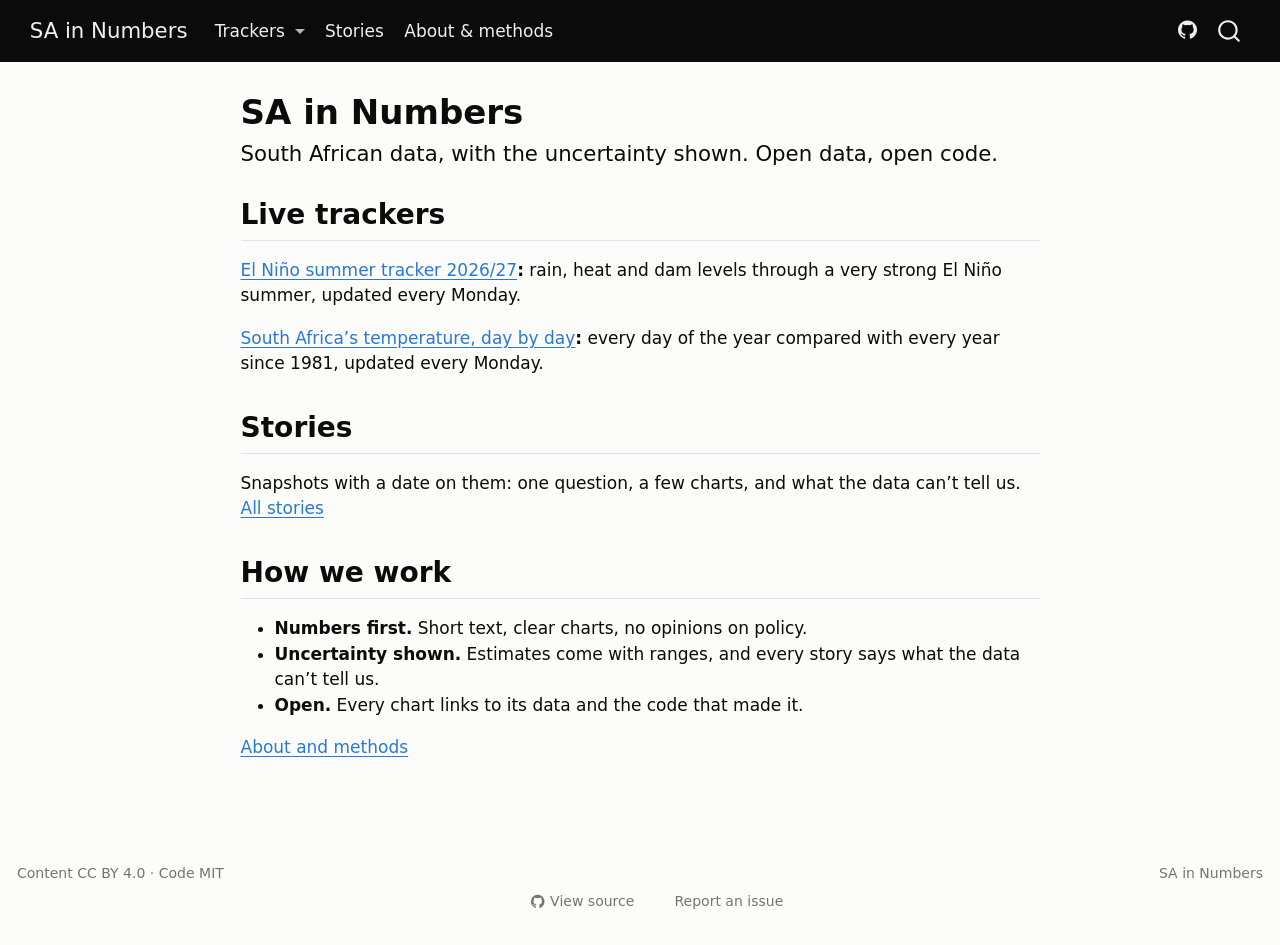
<file: index.html>
<!DOCTYPE html>
<html xmlns="http://www.w3.org/1999/xhtml" lang="en" xml:lang="en"><head>

<meta charset="utf-8">
<meta name="generator" content="quarto-1.11.9">

<meta name="viewport" content="width=device-width, initial-scale=1.0, user-scalable=yes">


<title>SA in Numbers</title>
<style>
/* Default styles provided by pandoc.
** See https://pandoc.org/MANUAL.html#variables-for-html for config info.
*/
span.smallcaps{font-variant: small-caps;}
div.columns{display: flex; gap: 1.5em;}
div.column{flex: auto;}
@media screen {
div.columns{gap: min(4vw, 1.5em);}
div.column{overflow-x: auto;}
}
div.hanging-indent{margin-left: 1.5em; text-indent: -1.5em;}
ul.task-list{list-style: none;}
ul.task-list li input[type="checkbox"] {
  width: 0.8em;
  margin: 0 0.8em 0.2em -1em; /* quarto-specific, see https://github.com/quarto-dev/quarto-cli/issues/4556 */ 
  vertical-align: middle;
}
</style>


<script src="site_libs/quarto-nav/quarto-nav.js"></script>
<script src="site_libs/quarto-nav/headroom.min.js"></script>
<script src="site_libs/clipboard/clipboard.min.js"></script>
<script src="site_libs/quarto-search/autocomplete.umd.js"></script>
<script src="site_libs/quarto-search/fuse.min.js"></script>
<script src="site_libs/quarto-search/quarto-search.js"></script>
<meta name="quarto:offset" content="./">
<script src="site_libs/quarto-html/quarto.js" type="module"></script>
<script src="site_libs/quarto-html/tabsets/tabsets.js" type="module"></script>
<script src="site_libs/quarto-html/scrollable-regions/scrollable-regions.js" type="module"></script>
<script src="site_libs/quarto-html/popper.min.js"></script>
<script src="site_libs/quarto-html/tippy.umd.min.js"></script>
<script src="site_libs/quarto-html/anchor.min.js"></script>
<link href="site_libs/quarto-html/tippy.css" rel="stylesheet">
<link href="site_libs/quarto-html/quarto-syntax-highlighting-63b5708e65d6cd79cd7618c58d0c21e7.css" rel="stylesheet" id="quarto-text-highlighting-styles">
<script src="site_libs/bootstrap/bootstrap.min.js"></script>
<link href="site_libs/bootstrap/bootstrap-icons.css" rel="stylesheet">
<link href="site_libs/bootstrap/bootstrap-78e9551bc153391a0f8606912d36f2f0.min.css" rel="stylesheet" append-hash="true" id="quarto-bootstrap" data-mode="light">
<script id="quarto-search-options" type="application/json">{
  "location": "navbar",
  "copy-button": false,
  "collapse-after": 3,
  "panel-placement": "end",
  "type": "overlay",
  "limit": 50,
  "keyboard-shortcut": [
    "f",
    "/",
    "s"
  ],
  "show-item-context": false,
  "language": {
    "search-no-results-text": "No results",
    "search-matching-documents-text": "matching documents",
    "search-copy-link-title": "Copy link to search",
    "search-hide-matches-text": "Hide additional matches",
    "search-more-match-text": "more match in this document",
    "search-more-matches-text": "more matches in this document",
    "search-clear-button-title": "Clear",
    "search-text-placeholder": "",
    "search-detached-cancel-button-title": "Cancel",
    "search-submit-button-title": "Submit",
    "search-label": "Search"
  }
}</script>


</head>

<body class="nav-fixed fullcontent quarto-light"><a id="quarto-skip-link" class="visually-hidden-focusable" href="#quarto-document-content">Skip to main content</a>

<div id="quarto-search-results"></div>
  <header id="quarto-header" class="headroom fixed-top">
    <nav class="navbar navbar-expand-lg " data-bs-theme="dark" aria-label="Site">
      <div class="navbar-container container-fluid">
      <div class="navbar-brand-container mx-auto">
    <a class="navbar-brand" href="./index.html">
    <span class="navbar-title">SA in Numbers</span>
    </a>
  </div>
          <button class="navbar-toggler" type="button" data-bs-toggle="collapse" data-bs-target="#navbarCollapse" aria-controls="navbarCollapse" aria-expanded="false" aria-label="Toggle navigation" onclick="if (window.quartoToggleHeadroom) { window.quartoToggleHeadroom(); }">
  <span class="navbar-toggler-icon"></span>
</button>
          <div class="collapse navbar-collapse" id="navbarCollapse">
            <ul class="navbar-nav navbar-nav-scroll me-auto">
  <li class="nav-item dropdown ">
    <a class="nav-link dropdown-toggle" href="#" id="nav-menu-trackers" role="link" data-bs-toggle="dropdown" aria-expanded="false">
 <span class="menu-text">Trackers</span>
    </a>
    <ul class="dropdown-menu" aria-labelledby="nav-menu-trackers">    
        <li>
    <a class="dropdown-item" href="./trackers/el-nino-2026/index.html">
 <span class="dropdown-text">El Niño summer 2026/27</span></a>
  </li>  
        <li>
    <a class="dropdown-item" href="./trackers/sa-temperature/index.html">
 <span class="dropdown-text">South Africa’s temperature</span></a>
  </li>  
    </ul>
  </li>
  <li class="nav-item">
    <a class="nav-link" href="./stories/index.html"> 
<span class="menu-text">Stories</span></a>
  </li>  
  <li class="nav-item">
    <a class="nav-link" href="./about.html"> 
<span class="menu-text">About &amp; methods</span></a>
  </li>  
</ul>
            <ul class="navbar-nav navbar-nav-scroll ms-auto">
  <li class="nav-item compact">
    <a class="nav-link" href="https://github.com/steyntrade-cpu/sa-in-numbers"> <i class="bi bi-github" role="img">
</i> 
<span class="menu-text"></span></a>
  </li>  
</ul>
          </div> <!-- /navcollapse -->
            <div class="quarto-navbar-tools">
</div>
            <div id="quarto-search" class="" title="Search"></div>
      </div> <!-- /container-fluid -->
    </nav>
</header>
<!-- content -->
<div id="quarto-content" class="quarto-container page-columns page-rows-contents page-layout-article page-navbar">
<!-- sidebar -->
<!-- margin-sidebar -->
    
<!-- main -->
<main class="content" id="quarto-document-content" tabindex="-1">

<header id="title-block-header" class="quarto-title-block default">
<div class="quarto-title">
<h1 class="title">SA in Numbers</h1>
<p class="subtitle lead">South African data, with the uncertainty shown. Open data, open code.</p>
</div>



<div class="quarto-title-meta">

    
  
    
  </div>
  


</header>


<section id="live-trackers" class="level2">
<h2 class="anchored" data-anchor-id="live-trackers">Live trackers</h2>
<p><strong><a href="./trackers/el-nino-2026/index.html">El Niño summer tracker 2026/27</a>:</strong> rain, heat and dam levels through a very strong El Niño summer, updated every Monday.</p>
<p><strong><a href="./trackers/sa-temperature/index.html">South Africa’s temperature, day by day</a>:</strong> every day of the year compared with every year since 1981, updated every Monday.</p>
</section>
<section id="stories" class="level2">
<h2 class="anchored" data-anchor-id="stories">Stories</h2>
<p>Snapshots with a date on them: one question, a few charts, and what the data can’t tell us. <a href="./stories/index.html">All stories</a></p>
</section>
<section id="how-we-work" class="level2">
<h2 class="anchored" data-anchor-id="how-we-work">How we work</h2>
<ul>
<li><strong>Numbers first.</strong> Short text, clear charts, no opinions on policy.</li>
<li><strong>Uncertainty shown.</strong> Estimates come with ranges, and every story says what the data can’t tell us.</li>
<li><strong>Open.</strong> Every chart links to its data and the code that made it.</li>
</ul>
<p><a href="./about.html">About and methods</a></p>


</section>

</main> <!-- /main -->
<script id="quarto-html-after-body" type="application/javascript">
  window.document.addEventListener("DOMContentLoaded", function (event) {
    const icon = "";
    const anchorJS = new window.AnchorJS();
    anchorJS.options = {
      placement: 'right',
      icon: icon
    };
    anchorJS.add('.anchored');
    const isCodeAnnotation = (el) => {
      for (const clz of el.classList) {
        if (clz.startsWith('code-annotation-')) {                     
          return true;
        }
      }
      return false;
    }
    const onCopySuccess = function(e) {
      // button target
      const button = e.trigger;
      // don't keep focus
      button.blur();
      // flash "checked"
      button.classList.add('code-copy-button-checked');
      var currentTitle = button.getAttribute("title");
      button.setAttribute("title", "Copied!");
      let tooltip;
      if (window.bootstrap) {
        button.setAttribute("data-bs-toggle", "tooltip");
        button.setAttribute("data-bs-placement", "left");
        button.setAttribute("data-bs-title", "Copied!");
        tooltip = new bootstrap.Tooltip(button, 
          { trigger: "manual", 
            customClass: "code-copy-button-tooltip",
            offset: [0, -8]});
        tooltip.show();    
      }
      setTimeout(function() {
        if (tooltip) {
          tooltip.hide();
          button.removeAttribute("data-bs-title");
          button.removeAttribute("data-bs-toggle");
          button.removeAttribute("data-bs-placement");
        }
        button.setAttribute("title", currentTitle);
        button.classList.remove('code-copy-button-checked');
      }, 1000);
      // clear code selection
      e.clearSelection();
    }
    const getTextToCopy = function(trigger) {
      const outerScaffold = trigger.parentElement.cloneNode(true);
      const codeEl = outerScaffold.querySelector('code');
      for (const childEl of codeEl.children) {
        if (isCodeAnnotation(childEl)) {
          childEl.remove();
        }
      }
      return codeEl.innerText;
    }
    const clipboard = new window.ClipboardJS('.code-copy-button:not([data-in-quarto-modal])', {
      text: getTextToCopy
    });
    clipboard.on('success', onCopySuccess);
    if (window.document.getElementById('quarto-embedded-source-code-modal')) {
      const clipboardModal = new window.ClipboardJS('.code-copy-button[data-in-quarto-modal]', {
        text: getTextToCopy,
        container: window.document.getElementById('quarto-embedded-source-code-modal')
      });
      clipboardModal.on('success', onCopySuccess);
    }
      var localhostRegex = new RegExp(/^(?:http|https):\/\/localhost\:?[0-9]*\//);
      var mailtoRegex = new RegExp(/^mailto:/);
        var filterRegex = new RegExp("https:\/\/steyntrade-cpu\.github\.io\/sa-in-numbers\/");
      var isInternal = (href) => {
          return filterRegex.test(href) || localhostRegex.test(href) || mailtoRegex.test(href);
      }
      // Inspect non-navigation links and adorn them if external
      window.quartoDecorateExternalLinks = function (root) {
     var links = (root || window.document).querySelectorAll('a[href]:not(.nav-link):not(.navbar-brand):not(.toc-action):not(.sidebar-link):not(.sidebar-item-toggle):not(.pagination-link):not(.no-external):not([aria-hidden]):not(.dropdown-item):not(.quarto-navigation-tool):not(.about-link)');
      for (var i=0; i<links.length; i++) {
        const link = links[i];
        if (!isInternal(link.href)) {
          // undo the damage that might have been done by quarto-nav.js in the case of
          // links that we want to consider external
          if (link.dataset.originalHref !== undefined) {
            link.href = link.dataset.originalHref;
          }
          if (!link.classList.contains('no-external-icon')) {
          }
        }
      }
      };
      window.quartoDecorateExternalLinks(window.document);
    // Esc closes the popup (WCAG 1.4.13) and focus leaving both trigger and
    // popup closes it (WCAG 2.4.11); tippy handles neither for interactive popups.
    const hideOnEscAndFocusOut = {
      name: 'hideOnEscAndFocusOut',
      defaultValue: true,
      fn(instance) {
        const dismiss = () => {
          // A show scheduled by the trigger delay would otherwise reopen it
          instance.clearDelayTimeouts();
          instance.hide();
        };
        const onKeyDown = (event) => {
          if (event.key !== 'Escape') {
            return;
          }
          // Keep Esc from also reaching page handlers (e.g. reveal.js overview),
          // except an open reveal.js slide menu, which Esc should close too.
          // The menu handles keys only when its keyboard option is on.
          const menuHandlesEsc = window.Reveal?.getPlugin?.('menu')?.isOpen() &&
            window.Reveal.getConfig().menu?.keyboard !== false;
          if (!menuHandlesEsc) {
            event.stopPropagation();
          }
          if (instance.popper.contains(window.document.activeElement)) {
            // Disabled while refocusing so the focus trigger does not reopen it
            instance.disable();
            instance.reference.focus();
            instance.enable();
          }
          dismiss();
        };
        const onFocusOut = (event) => {
          const target = event.relatedTarget;
          if (target && !instance.reference.contains(target) &&
              !instance.popper.contains(target)) {
            dismiss();
          }
        };
        // On the trigger too: a click trigger (code-annotations: select) has no
        // blur handling. Attached for the instance's lifetime so leaving the
        // trigger also cancels a show still pending on the trigger delay.
        instance.reference.addEventListener('focusout', onFocusOut);
        return {
          onShow() {
            window.document.addEventListener('keydown', onKeyDown, true);
            instance.popper.addEventListener('focusout', onFocusOut);
          },
          onHide() {
            window.document.removeEventListener('keydown', onKeyDown, true);
            instance.popper.removeEventListener('focusout', onFocusOut);
          },
          onDestroy() {
            instance.reference.removeEventListener('focusout', onFocusOut);
          },
        };
      },
    };
    function tippyHover(el, contentFn, onTriggerFn, onUntriggerFn) {
      const config = {
        allowHTML: true,
        maxWidth: 500,
        delay: 100,
        arrow: false,
        appendTo: function(el) {
            return el.parentElement;
        },
        interactive: true,
        interactiveBorder: 10,
        theme: 'quarto',
        placement: 'bottom-start',
        plugins: [hideOnEscAndFocusOut],
      };
      if (contentFn) {
        config.content = contentFn;
      }
      if (onTriggerFn) {
        config.onTrigger = onTriggerFn;
      }
      if (onUntriggerFn) {
        config.onUntrigger = onUntriggerFn;
      }
      window.tippy(el, config); 
    }
    const noterefs = window.document.querySelectorAll('a[role="doc-noteref"]');
    for (var i=0; i<noterefs.length; i++) {
      const ref = noterefs[i];
      tippyHover(ref, function() {
        // use id or data attribute instead here
        let href = ref.getAttribute('data-footnote-href') || ref.getAttribute('href');
        try { href = new URL(href).hash; } catch {}
        const id = href.replace(/^#\/?/, "");
        const note = window.document.getElementById(id);
        if (note) {
          return note.innerHTML;
        } else {
          return "";
        }
      });
    }
    const xrefs = window.document.querySelectorAll('a.quarto-xref');
    const processXRef = (id, note) => {
      // Strip column container classes
      const stripColumnClz = (el) => {
        el.classList.remove("page-full", "page-columns");
        if (el.children) {
          for (const child of el.children) {
            stripColumnClz(child);
          }
        }
      }
      stripColumnClz(note)
      if (id === null || id.startsWith('sec-')) {
        // Special case sections, only their first couple elements
        const container = document.createElement("div");
        if (note.children && note.children.length > 2) {
          container.appendChild(note.children[0].cloneNode(true));
          for (let i = 1; i < note.children.length; i++) {
            const child = note.children[i];
            if (child.tagName === "P" && child.innerText === "") {
              continue;
            } else {
              container.appendChild(child.cloneNode(true));
              break;
            }
          }
          if (window.Quarto?.typesetMath) {
            window.Quarto.typesetMath(container);
          }
          return container.innerHTML
        } else {
          if (window.Quarto?.typesetMath) {
            window.Quarto.typesetMath(note);
          }
          return note.innerHTML;
        }
      } else {
        // Remove any anchor links if they are present
        const anchorLink = note.querySelector('a.anchorjs-link');
        if (anchorLink) {
          anchorLink.remove();
        }
        if (window.Quarto?.typesetMath) {
          window.Quarto.typesetMath(note);
        }
        if (note.classList.contains("callout")) {
          return note.outerHTML;
        } else {
          return note.innerHTML;
        }
      }
    }
    for (var i=0; i<xrefs.length; i++) {
      const xref = xrefs[i];
      tippyHover(xref, undefined, function(instance) {
        instance.disable();
        let url = xref.getAttribute('href');
        let hash = undefined; 
        if (url.startsWith('#')) {
          hash = url;
        } else {
          try { hash = new URL(url).hash; } catch {}
        }
        if (hash) {
          const id = hash.replace(/^#\/?/, "");
          const note = window.document.getElementById(id);
          if (note !== null) {
            try {
              const html = processXRef(id, note.cloneNode(true));
              instance.setContent(html);
            } finally {
              instance.enable();
              instance.show();
            }
          } else {
            // See if we can fetch this
            fetch(url.split('#')[0])
            .then(res => res.text())
            .then(html => {
              const parser = new DOMParser();
              const htmlDoc = parser.parseFromString(html, "text/html");
              const note = htmlDoc.getElementById(id);
              if (note !== null) {
                const html = processXRef(id, note);
                instance.setContent(html);
              } 
            }).finally(() => {
              instance.enable();
              instance.show();
            });
          }
        } else {
          // See if we can fetch a full url (with no hash to target)
          // This is a special case and we should probably do some content thinning / targeting
          fetch(url)
          .then(res => res.text())
          .then(html => {
            const parser = new DOMParser();
            const htmlDoc = parser.parseFromString(html, "text/html");
            const note = htmlDoc.querySelector('main.content');
            if (note !== null) {
              // This should only happen for chapter cross references
              // (since there is no id in the URL)
              // remove the first header
              if (note.children.length > 0 && note.children[0].tagName === "HEADER") {
                note.children[0].remove();
              }
              const html = processXRef(null, note);
              instance.setContent(html);
            } 
          }).finally(() => {
            instance.enable();
            instance.show();
          });
        }
      }, function(instance) {
      });
    }
        let selectedAnnoteEl;
        const selectorForAnnotation = ( cell, annotation) => {
          let cellAttr = 'data-code-cell="' + cell + '"';
          let lineAttr = 'data-code-annotation="' +  annotation + '"';
          const selector = 'span[' + cellAttr + '][' + lineAttr + ']';
          return selector;
        }
        const selectCodeLines = (annoteEl) => {
          const doc = window.document;
          const targetCell = annoteEl.getAttribute("data-target-cell");
          const targetAnnotation = annoteEl.getAttribute("data-target-annotation");
          const annoteSpan = window.document.querySelector(selectorForAnnotation(targetCell, targetAnnotation));
          const lines = annoteSpan.getAttribute("data-code-lines").split(",");
          const lineIds = lines.map((line) => {
            return targetCell + "-" + line;
          })
          // Each band is positioned against its own containing block, which is
          // not the offsetParent of the lines, so place it from client rects.
          const placeBand = (band, firstEl, lastEl, codeBlock) => {
            const container = band.offsetParent;
            if (container === null) {
              return;
            }
            const containerRect = container.getBoundingClientRect();
            // Reveal.js scales slides with a transform, so convert client
            // pixels back to the CSS pixels of the container.
            const scale = containerRect.height / container.offsetHeight || 1;
            const firstRect = firstEl.getBoundingClientRect();
            const lastRect = lastEl.getBoundingClientRect();
            const top = (firstRect.top - containerRect.top) / scale - container.clientTop + container.scrollTop;
            const height = (lastRect.bottom - firstRect.top) / scale;
            band.style.top = top - 2 + "px";
            band.style.height = height + 4 + "px";
            if (codeBlock) {
              // Without the copy button wrapper, the containing block is wider
              // than the code block, so span the code block explicitly.
              const blockRect = codeBlock.getBoundingClientRect();
              band.style.left = (blockRect.left - containerRect.left) / scale - container.clientLeft + container.scrollLeft + "px";
              band.style.width = blockRect.width / scale + "px";
            }
          };
          if (lineIds.length > 0) {
            const el = window.document.getElementById(lineIds[0]);
            const lastEl = window.document.getElementById(lineIds[lineIds.length - 1]);
            const parent = el.parentElement.parentElement;
            // cook up a div (if necessary) and position it
            let div = window.document.getElementById("code-annotation-line-highlight");
            if (div === null) {
              div = window.document.createElement("div");
              div.setAttribute("id", "code-annotation-line-highlight");
              div.style.position = 'absolute';
              parent.appendChild(div);
            }
            placeBand(div, el, lastEl, parent.closest("div.sourceCode") || parent);
            let gutterDiv = window.document.getElementById("code-annotation-line-highlight-gutter");
            if (gutterDiv === null) {
              gutterDiv = window.document.createElement("div");
              gutterDiv.setAttribute("id", "code-annotation-line-highlight-gutter");
              gutterDiv.style.position = 'absolute';
              const codeCell = window.document.getElementById(targetCell);
              const gutter = codeCell.querySelector('.code-annotation-gutter');
              gutter.appendChild(gutterDiv);
            }
            placeBand(gutterDiv, el, lastEl);
            selectedAnnoteEl = annoteEl;
          }
        };
        const unselectCodeLines = () => {
          const elementsIds = ["code-annotation-line-highlight", "code-annotation-line-highlight-gutter"];
          elementsIds.forEach((elId) => {
            const div = window.document.getElementById(elId);
            if (div) {
              div.remove();
            }
          });
          selectedAnnoteEl = undefined;
        };
          // Handle positioning of the toggle
      window.addEventListener(
        "resize",
        throttle(() => {
          elRect = undefined;
          if (selectedAnnoteEl) {
            selectCodeLines(selectedAnnoteEl);
          }
        }, 10)
      );
      function throttle(fn, ms) {
      let throttle = false;
      let timer;
        return (...args) => {
          if(!throttle) { // first call gets through
              fn.apply(this, args);
              throttle = true;
          } else { // all the others get throttled
              if(timer) clearTimeout(timer); // cancel #2
              timer = setTimeout(() => {
                fn.apply(this, args);
                timer = throttle = false;
              }, ms);
          }
        };
      }
        // Attach click handler to the DT
        const annoteDls = window.document.querySelectorAll('dt[data-target-cell]');
        for (const annoteDlNode of annoteDls) {
          annoteDlNode.addEventListener('click', (event) => {
            const clickedEl = event.target;
            if (clickedEl !== selectedAnnoteEl) {
              unselectCodeLines();
              const activeEl = window.document.querySelector('dt[data-target-cell].code-annotation-active');
              if (activeEl) {
                activeEl.classList.remove('code-annotation-active');
              }
              selectCodeLines(clickedEl);
              clickedEl.classList.add('code-annotation-active');
            } else {
              // Unselect the line
              unselectCodeLines();
              clickedEl.classList.remove('code-annotation-active');
            }
          });
        }
    const findCites = (el) => {
      const parentEl = el.parentElement;
      if (parentEl) {
        const cites = parentEl.dataset.cites;
        if (cites) {
          return {
            el,
            cites: cites.split(' ')
          };
        } else {
          return findCites(el.parentElement)
        }
      } else {
        return undefined;
      }
    };
    var bibliorefs = window.document.querySelectorAll('a[role="doc-biblioref"]');
    for (var i=0; i<bibliorefs.length; i++) {
      const ref = bibliorefs[i];
      const citeInfo = findCites(ref);
      if (citeInfo) {
        tippyHover(citeInfo.el, function() {
          var popup = window.document.createElement('div');
          citeInfo.cites.forEach(function(cite) {
            var citeDiv = window.document.createElement('div');
            citeDiv.classList.add('hanging-indent');
            citeDiv.classList.add('csl-entry');
            var biblioDiv = window.document.getElementById('ref-' + cite);
            if (biblioDiv) {
              citeDiv.innerHTML = biblioDiv.innerHTML;
            }
            popup.appendChild(citeDiv);
          });
          return popup.innerHTML;
        });
      }
    }
  });
  </script>
  <script type="application/javascript">
  window.quartoScrollableRegionsLabels = {"code":"Scrollable code","output":"Scrollable output"};
  </script>
</div> <!-- /content -->
<footer class="footer">
  <div class="nav-footer">
    <div class="nav-footer-left">
<p>Content CC BY 4.0 · Code MIT</p>
</div>   
    <div class="nav-footer-center">
      &nbsp;
    <div class="toc-actions"><ul><li><a href="https://github.com/steyntrade-cpu/sa-in-numbers/blob/main/index.qmd" class="toc-action"><i class="bi bi-github"></i>View source</a></li><li><a href="https://github.com/steyntrade-cpu/sa-in-numbers/issues/new" class="toc-action"><i class="bi empty"></i>Report an issue</a></li></ul></div></div>
    <div class="nav-footer-right">
<p>SA in Numbers</p>
</div>
  </div>
</footer>




</body></html>
</file>
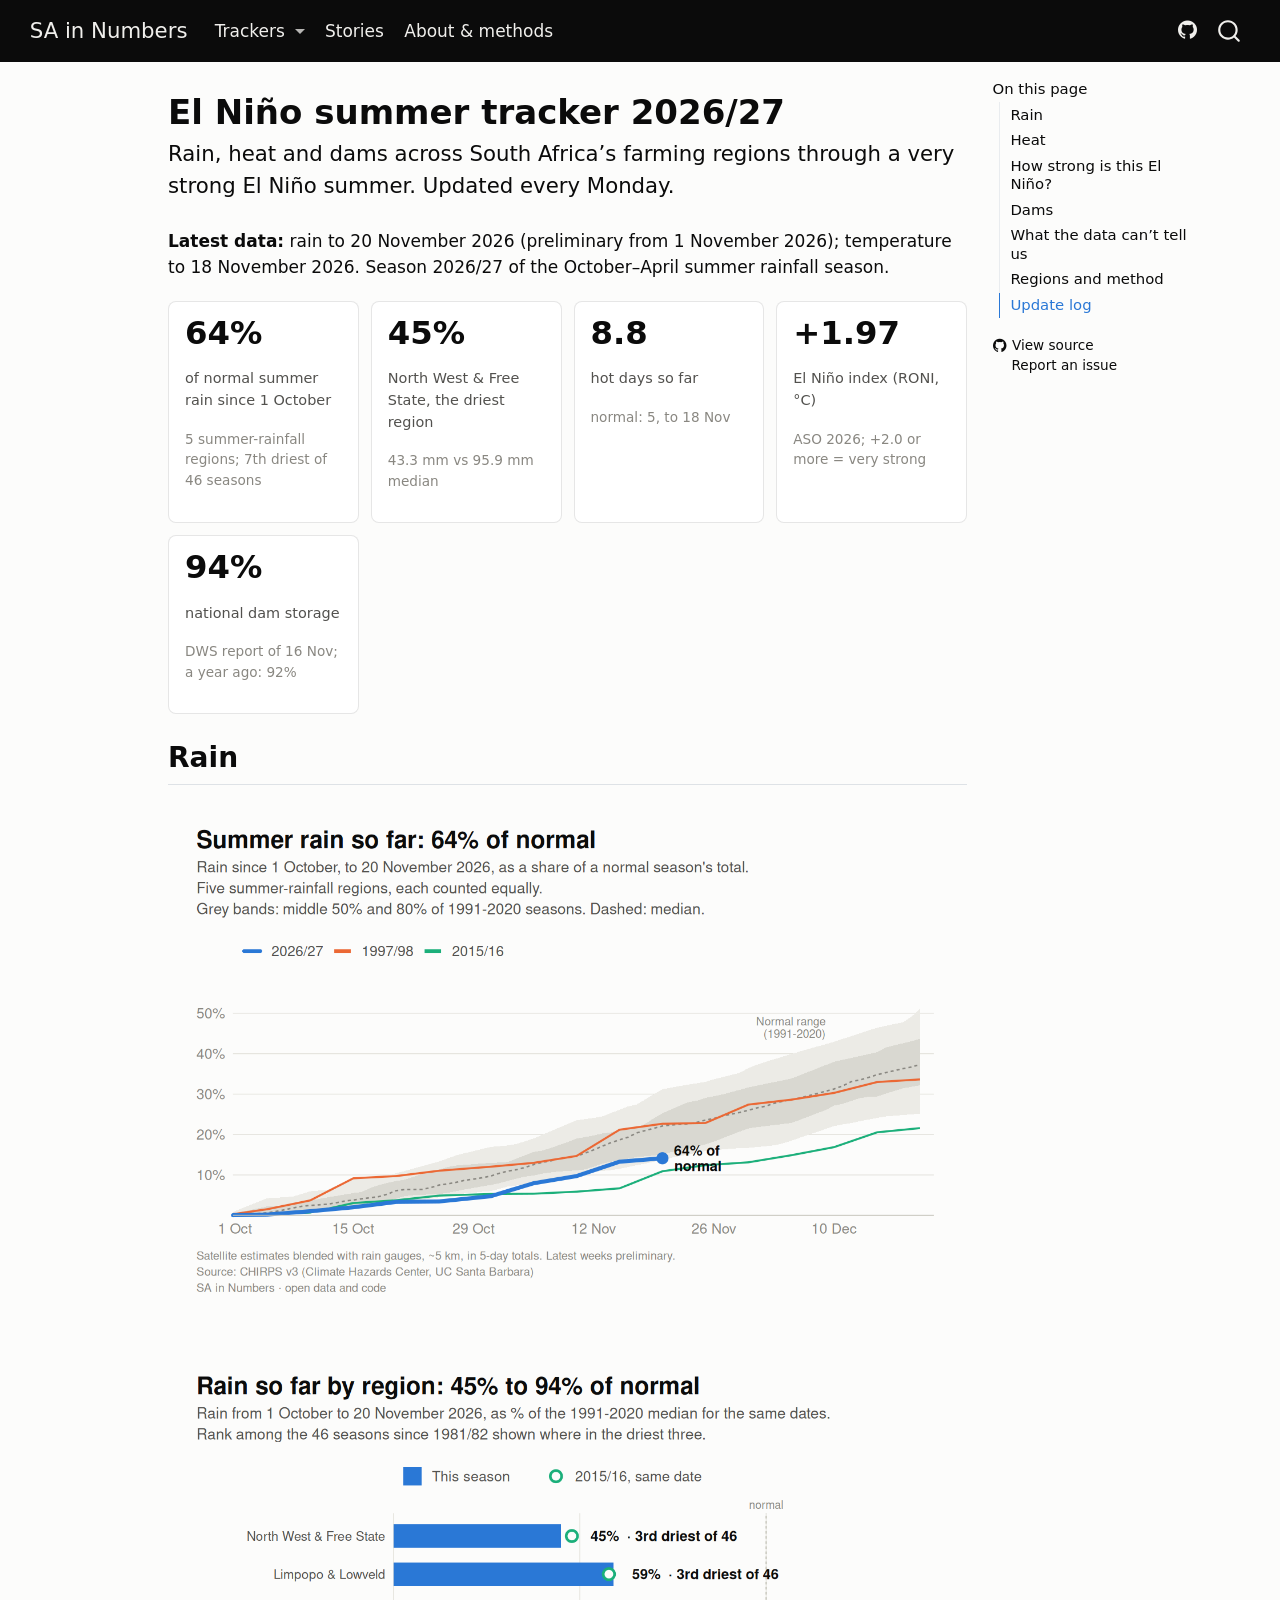
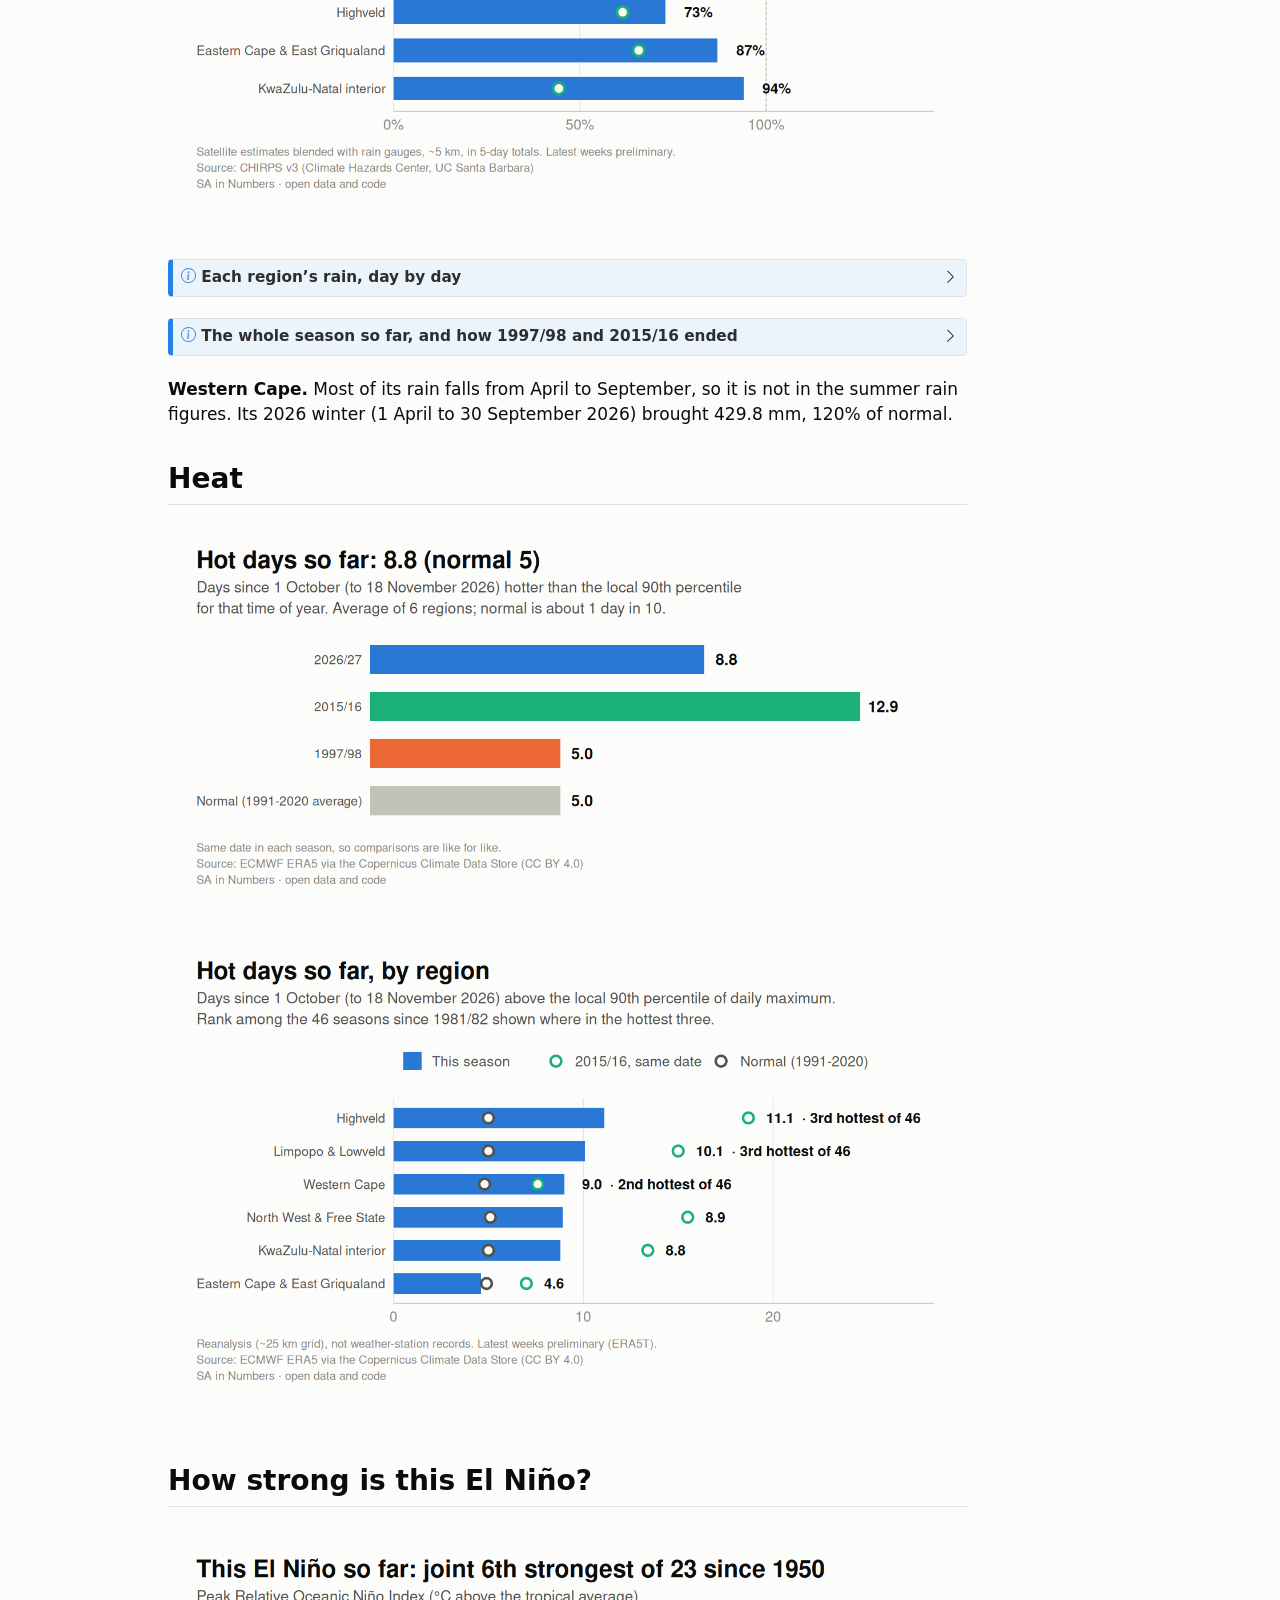
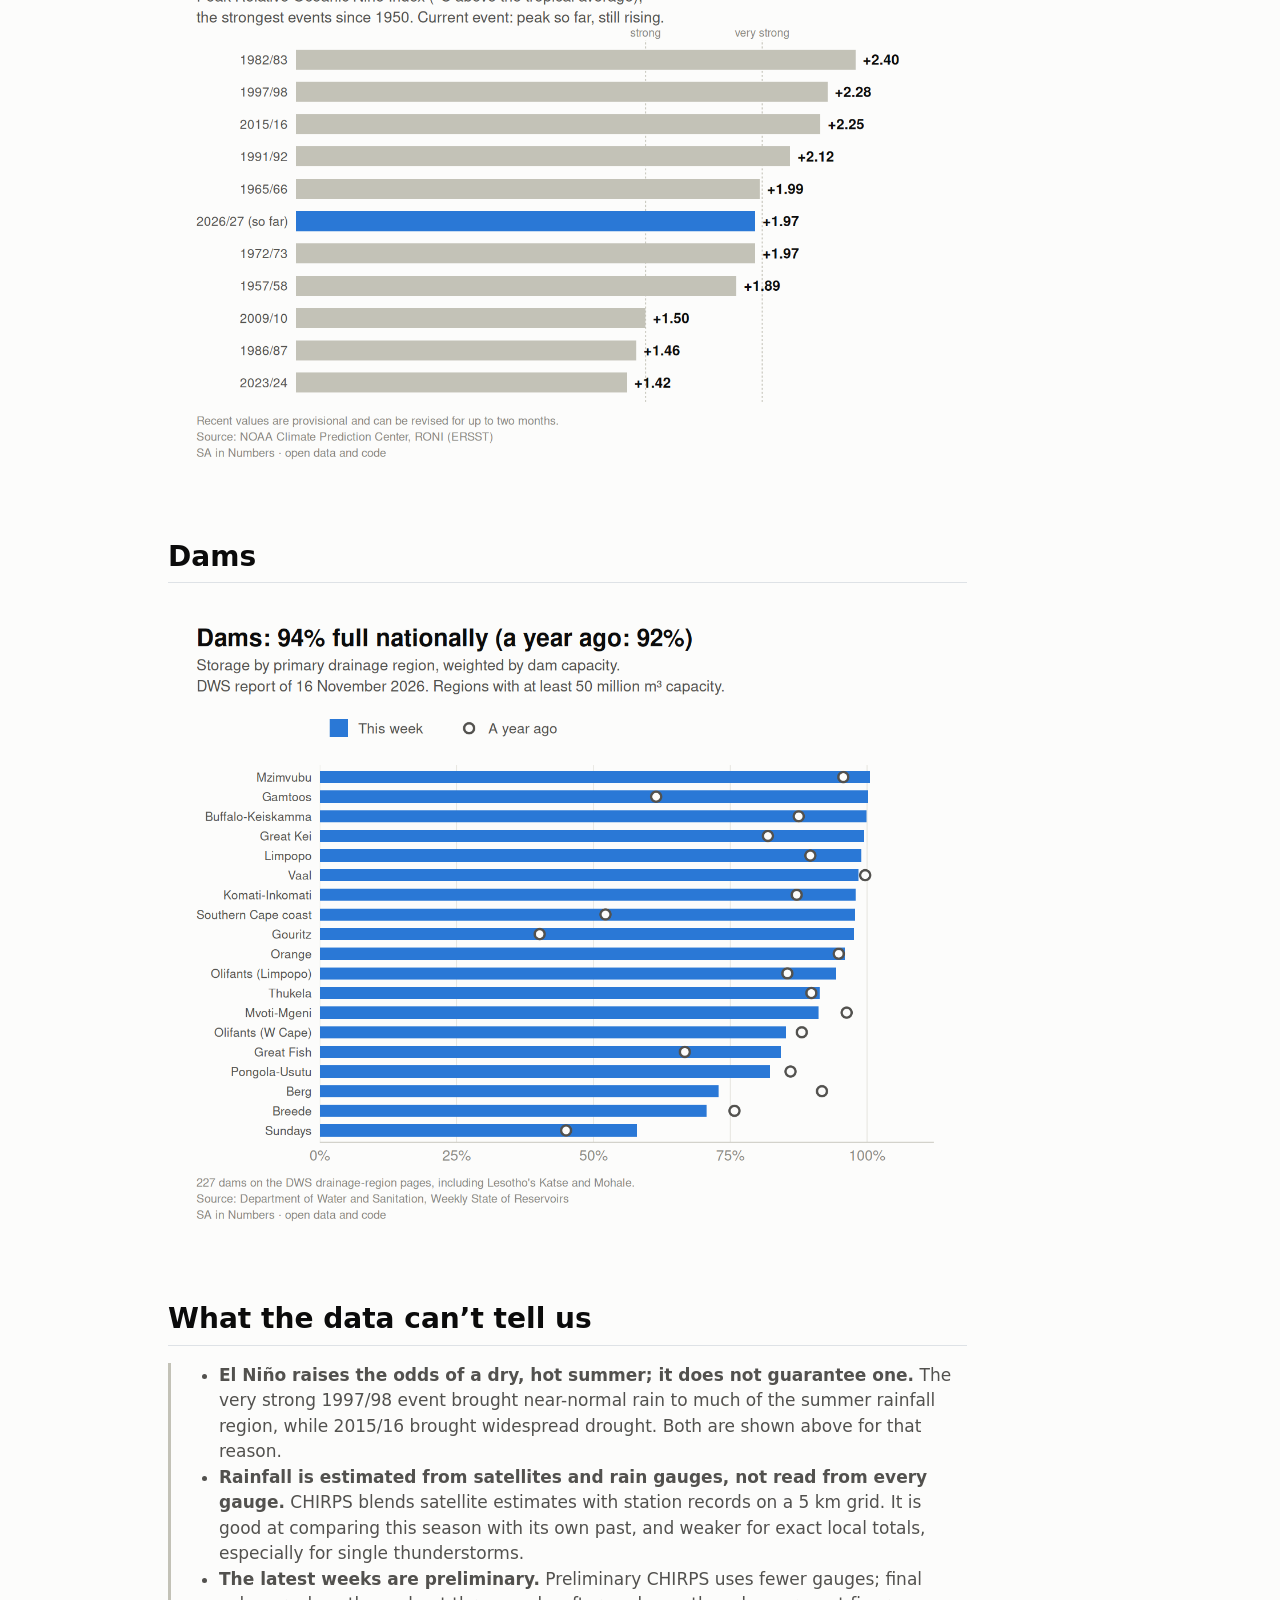
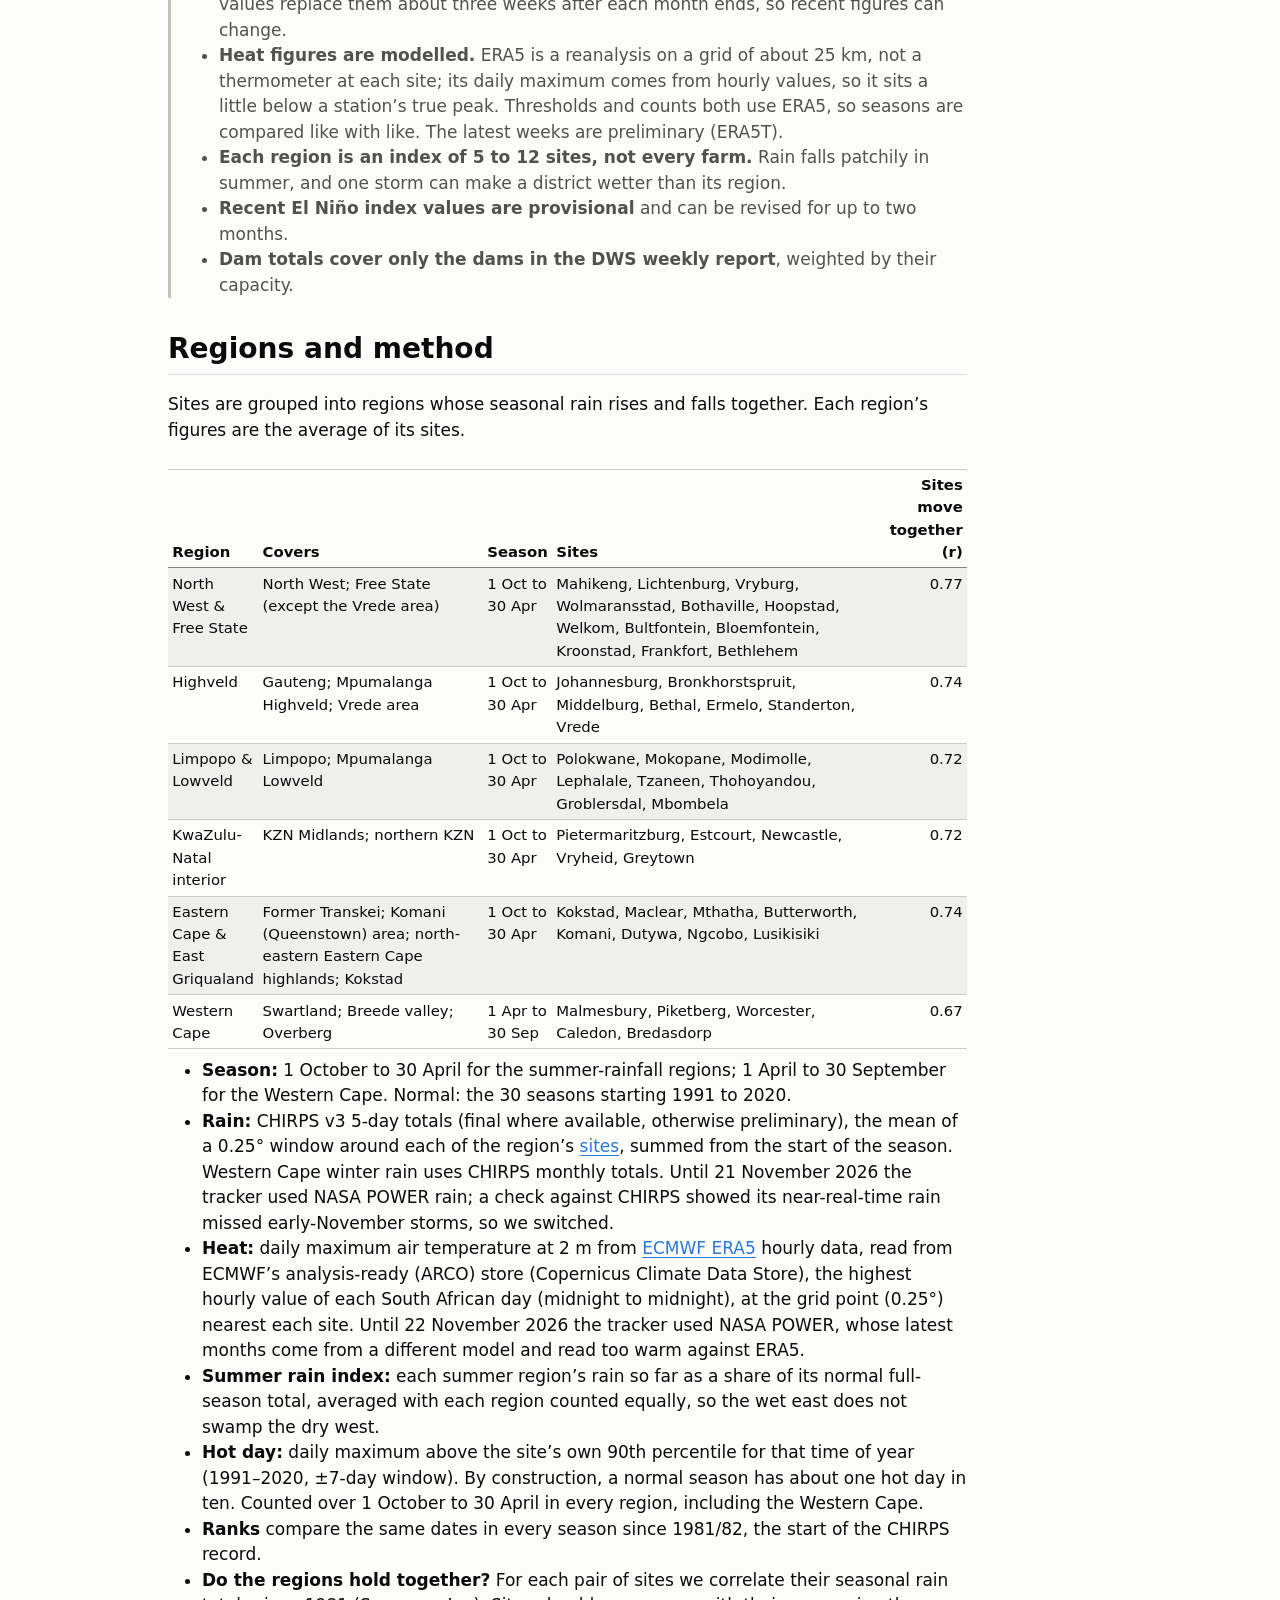
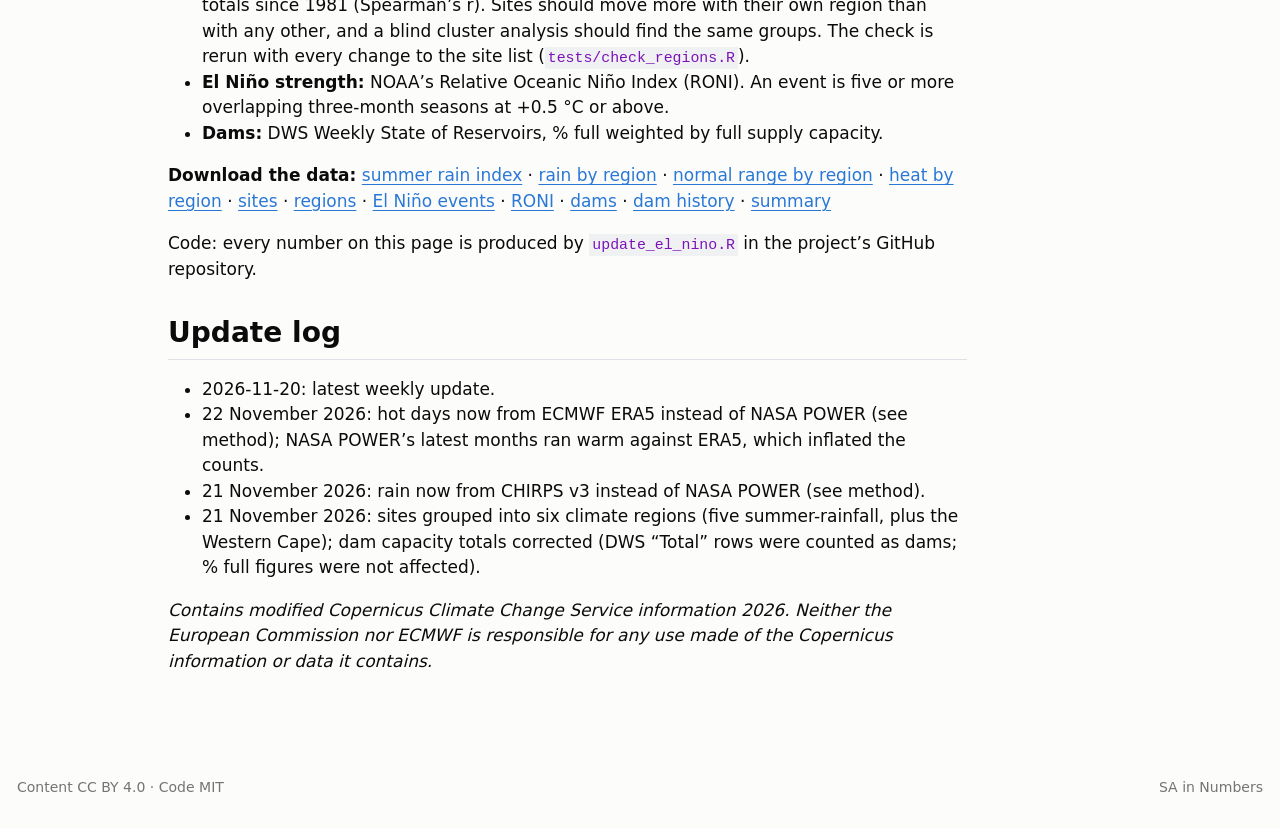
<file: trackers/el-nino-2026/index.html>
<!DOCTYPE html>
<html xmlns="http://www.w3.org/1999/xhtml" lang="en" xml:lang="en"><head>

<meta charset="utf-8">
<meta name="generator" content="quarto-1.11.9">

<meta name="viewport" content="width=device-width, initial-scale=1.0, user-scalable=yes">


<title>El Niño summer tracker 2026/27 – SA in Numbers</title>
<style>
/* Default styles provided by pandoc.
** See https://pandoc.org/MANUAL.html#variables-for-html for config info.
*/
span.smallcaps{font-variant: small-caps;}
div.columns{display: flex; gap: 1.5em;}
div.column{flex: auto;}
@media screen {
div.columns{gap: min(4vw, 1.5em);}
div.column{overflow-x: auto;}
}
div.hanging-indent{margin-left: 1.5em; text-indent: -1.5em;}
ul.task-list{list-style: none;}
ul.task-list li input[type="checkbox"] {
  width: 0.8em;
  margin: 0 0.8em 0.2em -1em; /* quarto-specific, see https://github.com/quarto-dev/quarto-cli/issues/4556 */ 
  vertical-align: middle;
}
</style>


<script src="../../site_libs/quarto-nav/quarto-nav.js"></script>
<script src="../../site_libs/quarto-nav/headroom.min.js"></script>
<script src="../../site_libs/clipboard/clipboard.min.js"></script>
<script src="../../site_libs/quarto-search/autocomplete.umd.js"></script>
<script src="../../site_libs/quarto-search/fuse.min.js"></script>
<script src="../../site_libs/quarto-search/quarto-search.js"></script>
<meta name="quarto:offset" content="../../">
<script src="../../site_libs/quarto-html/quarto.js" type="module"></script>
<script src="../../site_libs/quarto-html/tabsets/tabsets.js" type="module"></script>
<script src="../../site_libs/quarto-html/scrollable-regions/scrollable-regions.js" type="module"></script>
<script src="../../site_libs/quarto-html/popper.min.js"></script>
<script src="../../site_libs/quarto-html/tippy.umd.min.js"></script>
<script src="../../site_libs/quarto-html/anchor.min.js"></script>
<link href="../../site_libs/quarto-html/tippy.css" rel="stylesheet">
<link href="../../site_libs/quarto-html/quarto-syntax-highlighting-63b5708e65d6cd79cd7618c58d0c21e7.css" rel="stylesheet" id="quarto-text-highlighting-styles">
<script src="../../site_libs/bootstrap/bootstrap.min.js"></script>
<link href="../../site_libs/bootstrap/bootstrap-icons.css" rel="stylesheet">
<link href="../../site_libs/bootstrap/bootstrap-78e9551bc153391a0f8606912d36f2f0.min.css" rel="stylesheet" append-hash="true" id="quarto-bootstrap" data-mode="light">
<script id="quarto-search-options" type="application/json">{
  "location": "navbar",
  "copy-button": false,
  "collapse-after": 3,
  "panel-placement": "end",
  "type": "overlay",
  "limit": 50,
  "keyboard-shortcut": [
    "f",
    "/",
    "s"
  ],
  "show-item-context": false,
  "language": {
    "search-no-results-text": "No results",
    "search-matching-documents-text": "matching documents",
    "search-copy-link-title": "Copy link to search",
    "search-hide-matches-text": "Hide additional matches",
    "search-more-match-text": "more match in this document",
    "search-more-matches-text": "more matches in this document",
    "search-clear-button-title": "Clear",
    "search-text-placeholder": "",
    "search-detached-cancel-button-title": "Cancel",
    "search-submit-button-title": "Submit",
    "search-label": "Search"
  }
}</script>


</head>

<body class="nav-fixed quarto-light"><a id="quarto-skip-link" class="visually-hidden-focusable" href="#quarto-document-content">Skip to main content</a>

<div id="quarto-search-results"></div>
  <header id="quarto-header" class="headroom fixed-top">
    <nav class="navbar navbar-expand-lg " data-bs-theme="dark" aria-label="Site">
      <div class="navbar-container container-fluid">
      <div class="navbar-brand-container mx-auto">
    <a class="navbar-brand" href="../../index.html">
    <span class="navbar-title">SA in Numbers</span>
    </a>
  </div>
          <button class="navbar-toggler" type="button" data-bs-toggle="collapse" data-bs-target="#navbarCollapse" aria-controls="navbarCollapse" aria-expanded="false" aria-label="Toggle navigation" onclick="if (window.quartoToggleHeadroom) { window.quartoToggleHeadroom(); }">
  <span class="navbar-toggler-icon"></span>
</button>
          <div class="collapse navbar-collapse" id="navbarCollapse">
            <ul class="navbar-nav navbar-nav-scroll me-auto">
  <li class="nav-item dropdown ">
    <a class="nav-link dropdown-toggle" href="#" id="nav-menu-trackers" role="link" data-bs-toggle="dropdown" aria-expanded="false">
 <span class="menu-text">Trackers</span>
    </a>
    <ul class="dropdown-menu" aria-labelledby="nav-menu-trackers">    
        <li>
    <a class="dropdown-item" href="../../trackers/el-nino-2026/index.html">
 <span class="dropdown-text">El Niño summer 2026/27</span></a>
  </li>  
        <li>
    <a class="dropdown-item" href="../../trackers/sa-temperature/index.html">
 <span class="dropdown-text">South Africa’s temperature</span></a>
  </li>  
    </ul>
  </li>
  <li class="nav-item">
    <a class="nav-link" href="../../stories/index.html"> 
<span class="menu-text">Stories</span></a>
  </li>  
  <li class="nav-item">
    <a class="nav-link" href="../../about.html"> 
<span class="menu-text">About &amp; methods</span></a>
  </li>  
</ul>
            <ul class="navbar-nav navbar-nav-scroll ms-auto">
  <li class="nav-item compact">
    <a class="nav-link" href="https://github.com/steyntrade-cpu/sa-in-numbers"> <i class="bi bi-github" role="img">
</i> 
<span class="menu-text"></span></a>
  </li>  
</ul>
          </div> <!-- /navcollapse -->
            <div class="quarto-navbar-tools">
</div>
            <div id="quarto-search" class="" title="Search"></div>
      </div> <!-- /container-fluid -->
    </nav>
</header>
<!-- content -->
<div id="quarto-content" class="quarto-container page-columns page-rows-contents page-layout-article page-navbar">
<!-- sidebar -->
<!-- margin-sidebar -->
    <div id="quarto-margin-sidebar" class="sidebar margin-sidebar">
        <nav id="TOC" role="doc-toc" aria-labelledby="toc-title" class="toc-active">
    <h2 id="toc-title">On this page</h2>
   
  <ul>
  <li><a href="#rain" id="toc-rain" class="nav-link active" data-scroll-target="#rain">Rain</a></li>
  <li><a href="#heat" id="toc-heat" class="nav-link" data-scroll-target="#heat">Heat</a></li>
  <li><a href="#how-strong-is-this-el-niño" id="toc-how-strong-is-this-el-niño" class="nav-link" data-scroll-target="#how-strong-is-this-el-niño">How strong is this El Niño?</a></li>
  <li><a href="#dams" id="toc-dams" class="nav-link" data-scroll-target="#dams">Dams</a></li>
  <li><a href="#what-the-data-cant-tell-us" id="toc-what-the-data-cant-tell-us" class="nav-link" data-scroll-target="#what-the-data-cant-tell-us">What the data can’t tell us</a></li>
  <li><a href="#regions-and-method" id="toc-regions-and-method" class="nav-link" data-scroll-target="#regions-and-method">Regions and method</a></li>
  <li><a href="#update-log" id="toc-update-log" class="nav-link" data-scroll-target="#update-log">Update log</a></li>
  </ul>
<div class="toc-actions"><ul><li><a href="https://github.com/steyntrade-cpu/sa-in-numbers/blob/main/trackers/el-nino-2026/index.qmd" class="toc-action"><i class="bi bi-github"></i>View source</a></li><li><a href="https://github.com/steyntrade-cpu/sa-in-numbers/issues/new" class="toc-action"><i class="bi empty"></i>Report an issue</a></li></ul></div></nav>
    </div>
<!-- main -->
<main class="content" id="quarto-document-content" tabindex="-1">

<header id="title-block-header" class="quarto-title-block default">
<div class="quarto-title">
<h1 class="title">El Niño summer tracker 2026/27</h1>
<p class="subtitle lead">Rain, heat and dams across South Africa’s farming regions through a very strong El Niño summer. Updated every Monday.</p>
</div>



<div class="quarto-title-meta">

    
  
    
  </div>
  


</header>


<p><strong>Latest data:</strong> rain to 20 November 2026 (preliminary from 1 November 2026); temperature to 18 November 2026. Season 2026/27 of the October–April summer rainfall season.</p>
<div class="headline-grid">
<div class="stat">
<div class="value">
<p>64%</p>
</div>
<div class="label">
<p>of normal summer rain since 1 October</p>
</div>
<div class="context">
<p>5 summer-rainfall regions; 7th driest of 46 seasons</p>
</div>
</div>
<div class="stat">
<div class="value">
<p>45%</p>
</div>
<div class="label">
<p>North West &amp; Free State, the driest region</p>
</div>
<div class="context">
<p>43.3 mm vs 95.9 mm median</p>
</div>
</div>
<div class="stat">
<div class="value">
<p>8.8</p>
</div>
<div class="label">
<p>hot days so far</p>
</div>
<div class="context">
<p>normal: 5, to 18 Nov</p>
</div>
</div>
<div class="stat">
<div class="value">
<p>+1.97</p>
</div>
<div class="label">
<p>El Niño index (RONI, °C)</p>
</div>
<div class="context">
<p>ASO 2026; +2.0 or more = very strong</p>
</div>
</div>
<div class="stat">
<div class="value">
<p>94%</p>
</div>
<div class="label">
<p>national dam storage</p>
</div>
<div class="context">
<p>DWS report of 16 Nov; a year ago: 92%</p>
</div>
</div>
</div>
<section id="rain" class="level2">
<h2 class="anchored" data-anchor-id="rain">Rain</h2>
<div class="cell">
<div class="cell-output-display">
<div>
<figure class="figure">
<p><img src="index_files/figure-html/rain-sofar-1.png" class="img-fluid figure-img" alt="Summer rain so far, averaged over five regions, against the 1991-2020 normal range and the 1997/98 and 2015/16 El Nino seasons."></p>
</figure>
</div>
</div>
</div>
<div class="cell">
<div class="cell-output-display">
<div>
<figure class="figure">
<p><img src="index_files/figure-html/rain-regions-1.png" class="img-fluid figure-img" alt="Rain so far in each summer-rainfall region as a percentage of normal, with 2015/16 at the same date."></p>
</figure>
</div>
</div>
</div>
<div class="callout callout-style-default callout-note callout-titled">
<div class="callout-header d-flex align-content-center collapsed" data-bs-toggle="collapse" data-bs-target=".callout-1-contents" aria-controls="callout-1" aria-expanded="false" aria-label="Toggle callout">
<div class="callout-icon-container">
<i class="callout-icon"></i>
</div>
<div class="callout-title-container flex-fill">
<span class="screen-reader-only">Note</span>Each region’s rain, day by day
</div>
<div class="callout-btn-toggle d-inline-block border-0 py-1 ps-1 pe-0 float-end"><i class="callout-toggle"></i></div>
</div>
<div id="callout-1" class="callout-1-contents callout-collapse collapse">
<div class="callout-body-container callout-body">
<div class="cell">
<div class="cell-output-display">
<div>
<figure class="figure">
<p><img src="index_files/figure-html/rain-panels-1.png" class="img-fluid figure-img"></p>
</figure>
</div>
</div>
</div>
</div>
</div>
</div>
<div class="callout callout-style-default callout-note callout-titled">
<div class="callout-header d-flex align-content-center collapsed" data-bs-toggle="collapse" data-bs-target=".callout-2-contents" aria-controls="callout-2" aria-expanded="false" aria-label="Toggle callout">
<div class="callout-icon-container">
<i class="callout-icon"></i>
</div>
<div class="callout-title-container flex-fill">
<span class="screen-reader-only">Note</span>The whole season so far, and how 1997/98 and 2015/16 ended
</div>
<div class="callout-btn-toggle d-inline-block border-0 py-1 ps-1 pe-0 float-end"><i class="callout-toggle"></i></div>
</div>
<div id="callout-2" class="callout-2-contents callout-collapse collapse">
<div class="callout-body-container callout-body">
<div class="cell">
<div class="cell-output-display">
<div>
<figure class="figure">
<p><img src="index_files/figure-html/rain-season-1.png" class="img-fluid figure-img"></p>
</figure>
</div>
</div>
</div>
</div>
</div>
</div>
<p><strong>Western Cape.</strong> Most of its rain falls from April to September, so it is not in the summer rain figures. Its 2026 winter (1 April to 30 September 2026) brought 429.8 mm, 120% of normal.</p>
</section>
<section id="heat" class="level2">
<h2 class="anchored" data-anchor-id="heat">Heat</h2>
<div class="cell">
<div class="cell-output-display">
<div>
<figure class="figure">
<p><img src="index_files/figure-html/heat-1.png" class="img-fluid figure-img" alt="Number of hot days so far this season compared with normal and with 1997/98 and 2015/16."></p>
</figure>
</div>
</div>
</div>
<div class="cell">
<div class="cell-output-display">
<div>
<figure class="figure">
<p><img src="index_files/figure-html/heat-regions-1.png" class="img-fluid figure-img" alt="Hot days so far in each region, with the normal and 2015/16 at the same date."></p>
</figure>
</div>
</div>
</div>
</section>
<section id="how-strong-is-this-el-niño" class="level2">
<h2 class="anchored" data-anchor-id="how-strong-is-this-el-niño">How strong is this El Niño?</h2>
<div class="cell">
<div class="cell-output-display">
<div>
<figure class="figure">
<p><img src="index_files/figure-html/strength-1.png" class="img-fluid figure-img" alt="Peak strength of the largest El Nino events since 1950, with the current event highlighted."></p>
</figure>
</div>
</div>
</div>
</section>
<section id="dams" class="level2">
<h2 class="anchored" data-anchor-id="dams">Dams</h2>
<div class="cell">
<div class="cell-output-display">
<div>
<figure class="figure">
<p><img src="index_files/figure-html/dams-1.png" class="img-fluid figure-img" alt="Dam storage by drainage region this week, with the level a year ago."></p>
</figure>
</div>
</div>
</div>
</section>
<section id="what-the-data-cant-tell-us" class="level2">
<h2 class="anchored" data-anchor-id="what-the-data-cant-tell-us">What the data can’t tell us</h2>
<div class="cant-tell">
<ul>
<li><strong>El Niño raises the odds of a dry, hot summer; it does not guarantee one.</strong> The very strong 1997/98 event brought near-normal rain to much of the summer rainfall region, while 2015/16 brought widespread drought. Both are shown above for that reason.</li>
<li><strong>Rainfall is estimated from satellites and rain gauges, not read from every gauge.</strong> CHIRPS blends satellite estimates with station records on a 5 km grid. It is good at comparing this season with its own past, and weaker for exact local totals, especially for single thunderstorms.</li>
<li><strong>The latest weeks are preliminary.</strong> Preliminary CHIRPS uses fewer gauges; final values replace them about three weeks after each month ends, so recent figures can change.</li>
<li><strong>Heat figures are modelled.</strong> ERA5 is a reanalysis on a grid of about 25 km, not a thermometer at each site; its daily maximum comes from hourly values, so it sits a little below a station’s true peak. Thresholds and counts both use ERA5, so seasons are compared like with like. The latest weeks are preliminary (ERA5T).</li>
<li><strong>Each region is an index of 5 to 12 sites, not every farm.</strong> Rain falls patchily in summer, and one storm can make a district wetter than its region.</li>
<li><strong>Recent El Niño index values are provisional</strong> and can be revised for up to two months.</li>
<li><strong>Dam totals cover only the dams in the DWS weekly report</strong>, weighted by their capacity.</li>
</ul>
</div>
</section>
<section id="regions-and-method" class="level2">
<h2 class="anchored" data-anchor-id="regions-and-method">Regions and method</h2>
<p>Sites are grouped into regions whose seasonal rain rises and falls together. Each region’s figures are the average of its sites.</p>
<div class="cell">
<div class="cell-output-display">
<table class="caption-top table table-sm table-striped small">
<colgroup>
<col style="width: 10%">
<col style="width: 30%">
<col style="width: 5%">
<col style="width: 45%">
<col style="width: 8%">
</colgroup>
<thead>
<tr class="header">
<th style="text-align: left;">Region</th>
<th style="text-align: left;">Covers</th>
<th style="text-align: left;">Season</th>
<th style="text-align: left;">Sites</th>
<th style="text-align: right;">Sites move together (r)</th>
</tr>
</thead>
<tbody>
<tr class="odd">
<td style="text-align: left;">North West &amp; Free State</td>
<td style="text-align: left;">North West; Free State (except the Vrede area)</td>
<td style="text-align: left;">1 Oct to 30 Apr</td>
<td style="text-align: left;">Mahikeng, Lichtenburg, Vryburg, Wolmaransstad, Bothaville, Hoopstad, Welkom, Bultfontein, Bloemfontein, Kroonstad, Frankfort, Bethlehem</td>
<td style="text-align: right;">0.77</td>
</tr>
<tr class="even">
<td style="text-align: left;">Highveld</td>
<td style="text-align: left;">Gauteng; Mpumalanga Highveld; Vrede area</td>
<td style="text-align: left;">1 Oct to 30 Apr</td>
<td style="text-align: left;">Johannesburg, Bronkhorstspruit, Middelburg, Bethal, Ermelo, Standerton, Vrede</td>
<td style="text-align: right;">0.74</td>
</tr>
<tr class="odd">
<td style="text-align: left;">Limpopo &amp; Lowveld</td>
<td style="text-align: left;">Limpopo; Mpumalanga Lowveld</td>
<td style="text-align: left;">1 Oct to 30 Apr</td>
<td style="text-align: left;">Polokwane, Mokopane, Modimolle, Lephalale, Tzaneen, Thohoyandou, Groblersdal, Mbombela</td>
<td style="text-align: right;">0.72</td>
</tr>
<tr class="even">
<td style="text-align: left;">KwaZulu-Natal interior</td>
<td style="text-align: left;">KZN Midlands; northern KZN</td>
<td style="text-align: left;">1 Oct to 30 Apr</td>
<td style="text-align: left;">Pietermaritzburg, Estcourt, Newcastle, Vryheid, Greytown</td>
<td style="text-align: right;">0.72</td>
</tr>
<tr class="odd">
<td style="text-align: left;">Eastern Cape &amp; East Griqualand</td>
<td style="text-align: left;">Former Transkei; Komani (Queenstown) area; north-eastern Eastern Cape highlands; Kokstad</td>
<td style="text-align: left;">1 Oct to 30 Apr</td>
<td style="text-align: left;">Kokstad, Maclear, Mthatha, Butterworth, Komani, Dutywa, Ngcobo, Lusikisiki</td>
<td style="text-align: right;">0.74</td>
</tr>
<tr class="even">
<td style="text-align: left;">Western Cape</td>
<td style="text-align: left;">Swartland; Breede valley; Overberg</td>
<td style="text-align: left;">1 Apr to 30 Sep</td>
<td style="text-align: left;">Malmesbury, Piketberg, Worcester, Caledon, Bredasdorp</td>
<td style="text-align: right;">0.67</td>
</tr>
</tbody>
</table>
</div>
</div>
<ul>
<li><strong>Season:</strong> 1 October to 30 April for the summer-rainfall regions; 1 April to 30 September for the Western Cape. Normal: the 30 seasons starting 1991 to 2020.</li>
<li><strong>Rain:</strong> CHIRPS v3 5-day totals (final where available, otherwise preliminary), the mean of a 0.25° window around each of the region’s <a href="../../data/processed/sites.csv">sites</a>, summed from the start of the season. Western Cape winter rain uses CHIRPS monthly totals. Until 21 November 2026 the tracker used NASA POWER rain; a check against CHIRPS showed its near-real-time rain missed early-November storms, so we switched.</li>
<li><strong>Heat:</strong> daily maximum air temperature at 2 m from <a href="https://cds.climate.copernicus.eu/datasets/reanalysis-era5-single-levels">ECMWF ERA5</a> hourly data, read from ECMWF’s analysis-ready (ARCO) store (Copernicus Climate Data Store), the highest hourly value of each South African day (midnight to midnight), at the grid point (0.25°) nearest each site. Until 22 November 2026 the tracker used NASA POWER, whose latest months come from a different model and read too warm against ERA5.</li>
<li><strong>Summer rain index:</strong> each summer region’s rain so far as a share of its normal full-season total, averaged with each region counted equally, so the wet east does not swamp the dry west.</li>
<li><strong>Hot day:</strong> daily maximum above the site’s own 90th percentile for that time of year (1991–2020, ±7-day window). By construction, a normal season has about one hot day in ten. Counted over 1 October to 30 April in every region, including the Western Cape.</li>
<li><strong>Ranks</strong> compare the same dates in every season since 1981/82, the start of the CHIRPS record.</li>
<li><strong>Do the regions hold together?</strong> For each pair of sites we correlate their seasonal rain totals since 1981 (Spearman’s r). Sites should move more with their own region than with any other, and a blind cluster analysis should find the same groups. The check is rerun with every change to the site list (<code>tests/check_regions.R</code>).</li>
<li><strong>El Niño strength:</strong> NOAA’s Relative Oceanic Niño Index (RONI). An event is five or more overlapping three-month seasons at +0.5 °C or above.</li>
<li><strong>Dams:</strong> DWS Weekly State of Reservoirs, % full weighted by full supply capacity.</li>
</ul>
<p><strong>Download the data:</strong> <a href="../../data/processed/rain_summer_index_all_seasons.csv">summer rain index</a> · <a href="../../data/processed/rain_cumulative_regions.csv">rain by region</a> · <a href="../../data/processed/rain_normal_band_regions_1991_2020.csv">normal range by region</a> · <a href="../../data/processed/heat_days_regions.csv">heat by region</a> · <a href="../../data/processed/sites.csv">sites</a> · <a href="../../data/processed/regions.csv">regions</a> · <a href="../../data/processed/el_nino_events.csv">El Niño events</a> · <a href="../../data/processed/roni.csv">RONI</a> · <a href="../../data/processed/dams_summary_latest.csv">dams</a> · <a href="../../data/archive/dams_weekly.csv">dam history</a> · <a href="../../data/processed/summary.json">summary</a></p>
<p>Code: every number on this page is produced by <code>update_el_nino.R</code> in the project’s GitHub repository.</p>
</section>
<section id="update-log" class="level2">
<h2 class="anchored" data-anchor-id="update-log">Update log</h2>
<ul>
<li>2026-11-20: latest weekly update.</li>
<li>22 November 2026: hot days now from ECMWF ERA5 instead of NASA POWER (see method); NASA POWER’s latest months ran warm against ERA5, which inflated the counts.</li>
<li>21 November 2026: rain now from CHIRPS v3 instead of NASA POWER (see method).</li>
<li>21 November 2026: sites grouped into six climate regions (five summer-rainfall, plus the Western Cape); dam capacity totals corrected (DWS “Total” rows were counted as dams; % full figures were not affected).</li>
</ul>
<p><em>Contains modified Copernicus Climate Change Service information 2026. Neither the European Commission nor ECMWF is responsible for any use made of the Copernicus information or data it contains.</em></p>


</section>

</main> <!-- /main -->
<script id="quarto-html-after-body" type="application/javascript">
  window.document.addEventListener("DOMContentLoaded", function (event) {
    const icon = "";
    const anchorJS = new window.AnchorJS();
    anchorJS.options = {
      placement: 'right',
      icon: icon
    };
    anchorJS.add('.anchored');
    const isCodeAnnotation = (el) => {
      for (const clz of el.classList) {
        if (clz.startsWith('code-annotation-')) {                     
          return true;
        }
      }
      return false;
    }
    const onCopySuccess = function(e) {
      // button target
      const button = e.trigger;
      // don't keep focus
      button.blur();
      // flash "checked"
      button.classList.add('code-copy-button-checked');
      var currentTitle = button.getAttribute("title");
      button.setAttribute("title", "Copied!");
      let tooltip;
      if (window.bootstrap) {
        button.setAttribute("data-bs-toggle", "tooltip");
        button.setAttribute("data-bs-placement", "left");
        button.setAttribute("data-bs-title", "Copied!");
        tooltip = new bootstrap.Tooltip(button, 
          { trigger: "manual", 
            customClass: "code-copy-button-tooltip",
            offset: [0, -8]});
        tooltip.show();    
      }
      setTimeout(function() {
        if (tooltip) {
          tooltip.hide();
          button.removeAttribute("data-bs-title");
          button.removeAttribute("data-bs-toggle");
          button.removeAttribute("data-bs-placement");
        }
        button.setAttribute("title", currentTitle);
        button.classList.remove('code-copy-button-checked');
      }, 1000);
      // clear code selection
      e.clearSelection();
    }
    const getTextToCopy = function(trigger) {
      const outerScaffold = trigger.parentElement.cloneNode(true);
      const codeEl = outerScaffold.querySelector('code');
      for (const childEl of codeEl.children) {
        if (isCodeAnnotation(childEl)) {
          childEl.remove();
        }
      }
      return codeEl.innerText;
    }
    const clipboard = new window.ClipboardJS('.code-copy-button:not([data-in-quarto-modal])', {
      text: getTextToCopy
    });
    clipboard.on('success', onCopySuccess);
    if (window.document.getElementById('quarto-embedded-source-code-modal')) {
      const clipboardModal = new window.ClipboardJS('.code-copy-button[data-in-quarto-modal]', {
        text: getTextToCopy,
        container: window.document.getElementById('quarto-embedded-source-code-modal')
      });
      clipboardModal.on('success', onCopySuccess);
    }
      var localhostRegex = new RegExp(/^(?:http|https):\/\/localhost\:?[0-9]*\//);
      var mailtoRegex = new RegExp(/^mailto:/);
        var filterRegex = new RegExp("https:\/\/steyntrade-cpu\.github\.io\/sa-in-numbers\/");
      var isInternal = (href) => {
          return filterRegex.test(href) || localhostRegex.test(href) || mailtoRegex.test(href);
      }
      // Inspect non-navigation links and adorn them if external
      window.quartoDecorateExternalLinks = function (root) {
     var links = (root || window.document).querySelectorAll('a[href]:not(.nav-link):not(.navbar-brand):not(.toc-action):not(.sidebar-link):not(.sidebar-item-toggle):not(.pagination-link):not(.no-external):not([aria-hidden]):not(.dropdown-item):not(.quarto-navigation-tool):not(.about-link)');
      for (var i=0; i<links.length; i++) {
        const link = links[i];
        if (!isInternal(link.href)) {
          // undo the damage that might have been done by quarto-nav.js in the case of
          // links that we want to consider external
          if (link.dataset.originalHref !== undefined) {
            link.href = link.dataset.originalHref;
          }
          if (!link.classList.contains('no-external-icon')) {
          }
        }
      }
      };
      window.quartoDecorateExternalLinks(window.document);
    // Esc closes the popup (WCAG 1.4.13) and focus leaving both trigger and
    // popup closes it (WCAG 2.4.11); tippy handles neither for interactive popups.
    const hideOnEscAndFocusOut = {
      name: 'hideOnEscAndFocusOut',
      defaultValue: true,
      fn(instance) {
        const dismiss = () => {
          // A show scheduled by the trigger delay would otherwise reopen it
          instance.clearDelayTimeouts();
          instance.hide();
        };
        const onKeyDown = (event) => {
          if (event.key !== 'Escape') {
            return;
          }
          // Keep Esc from also reaching page handlers (e.g. reveal.js overview),
          // except an open reveal.js slide menu, which Esc should close too.
          // The menu handles keys only when its keyboard option is on.
          const menuHandlesEsc = window.Reveal?.getPlugin?.('menu')?.isOpen() &&
            window.Reveal.getConfig().menu?.keyboard !== false;
          if (!menuHandlesEsc) {
            event.stopPropagation();
          }
          if (instance.popper.contains(window.document.activeElement)) {
            // Disabled while refocusing so the focus trigger does not reopen it
            instance.disable();
            instance.reference.focus();
            instance.enable();
          }
          dismiss();
        };
        const onFocusOut = (event) => {
          const target = event.relatedTarget;
          if (target && !instance.reference.contains(target) &&
              !instance.popper.contains(target)) {
            dismiss();
          }
        };
        // On the trigger too: a click trigger (code-annotations: select) has no
        // blur handling. Attached for the instance's lifetime so leaving the
        // trigger also cancels a show still pending on the trigger delay.
        instance.reference.addEventListener('focusout', onFocusOut);
        return {
          onShow() {
            window.document.addEventListener('keydown', onKeyDown, true);
            instance.popper.addEventListener('focusout', onFocusOut);
          },
          onHide() {
            window.document.removeEventListener('keydown', onKeyDown, true);
            instance.popper.removeEventListener('focusout', onFocusOut);
          },
          onDestroy() {
            instance.reference.removeEventListener('focusout', onFocusOut);
          },
        };
      },
    };
    function tippyHover(el, contentFn, onTriggerFn, onUntriggerFn) {
      const config = {
        allowHTML: true,
        maxWidth: 500,
        delay: 100,
        arrow: false,
        appendTo: function(el) {
            return el.parentElement;
        },
        interactive: true,
        interactiveBorder: 10,
        theme: 'quarto',
        placement: 'bottom-start',
        plugins: [hideOnEscAndFocusOut],
      };
      if (contentFn) {
        config.content = contentFn;
      }
      if (onTriggerFn) {
        config.onTrigger = onTriggerFn;
      }
      if (onUntriggerFn) {
        config.onUntrigger = onUntriggerFn;
      }
      window.tippy(el, config); 
    }
    const noterefs = window.document.querySelectorAll('a[role="doc-noteref"]');
    for (var i=0; i<noterefs.length; i++) {
      const ref = noterefs[i];
      tippyHover(ref, function() {
        // use id or data attribute instead here
        let href = ref.getAttribute('data-footnote-href') || ref.getAttribute('href');
        try { href = new URL(href).hash; } catch {}
        const id = href.replace(/^#\/?/, "");
        const note = window.document.getElementById(id);
        if (note) {
          return note.innerHTML;
        } else {
          return "";
        }
      });
    }
    const xrefs = window.document.querySelectorAll('a.quarto-xref');
    const processXRef = (id, note) => {
      // Strip column container classes
      const stripColumnClz = (el) => {
        el.classList.remove("page-full", "page-columns");
        if (el.children) {
          for (const child of el.children) {
            stripColumnClz(child);
          }
        }
      }
      stripColumnClz(note)
      if (id === null || id.startsWith('sec-')) {
        // Special case sections, only their first couple elements
        const container = document.createElement("div");
        if (note.children && note.children.length > 2) {
          container.appendChild(note.children[0].cloneNode(true));
          for (let i = 1; i < note.children.length; i++) {
            const child = note.children[i];
            if (child.tagName === "P" && child.innerText === "") {
              continue;
            } else {
              container.appendChild(child.cloneNode(true));
              break;
            }
          }
          if (window.Quarto?.typesetMath) {
            window.Quarto.typesetMath(container);
          }
          return container.innerHTML
        } else {
          if (window.Quarto?.typesetMath) {
            window.Quarto.typesetMath(note);
          }
          return note.innerHTML;
        }
      } else {
        // Remove any anchor links if they are present
        const anchorLink = note.querySelector('a.anchorjs-link');
        if (anchorLink) {
          anchorLink.remove();
        }
        if (window.Quarto?.typesetMath) {
          window.Quarto.typesetMath(note);
        }
        if (note.classList.contains("callout")) {
          return note.outerHTML;
        } else {
          return note.innerHTML;
        }
      }
    }
    for (var i=0; i<xrefs.length; i++) {
      const xref = xrefs[i];
      tippyHover(xref, undefined, function(instance) {
        instance.disable();
        let url = xref.getAttribute('href');
        let hash = undefined; 
        if (url.startsWith('#')) {
          hash = url;
        } else {
          try { hash = new URL(url).hash; } catch {}
        }
        if (hash) {
          const id = hash.replace(/^#\/?/, "");
          const note = window.document.getElementById(id);
          if (note !== null) {
            try {
              const html = processXRef(id, note.cloneNode(true));
              instance.setContent(html);
            } finally {
              instance.enable();
              instance.show();
            }
          } else {
            // See if we can fetch this
            fetch(url.split('#')[0])
            .then(res => res.text())
            .then(html => {
              const parser = new DOMParser();
              const htmlDoc = parser.parseFromString(html, "text/html");
              const note = htmlDoc.getElementById(id);
              if (note !== null) {
                const html = processXRef(id, note);
                instance.setContent(html);
              } 
            }).finally(() => {
              instance.enable();
              instance.show();
            });
          }
        } else {
          // See if we can fetch a full url (with no hash to target)
          // This is a special case and we should probably do some content thinning / targeting
          fetch(url)
          .then(res => res.text())
          .then(html => {
            const parser = new DOMParser();
            const htmlDoc = parser.parseFromString(html, "text/html");
            const note = htmlDoc.querySelector('main.content');
            if (note !== null) {
              // This should only happen for chapter cross references
              // (since there is no id in the URL)
              // remove the first header
              if (note.children.length > 0 && note.children[0].tagName === "HEADER") {
                note.children[0].remove();
              }
              const html = processXRef(null, note);
              instance.setContent(html);
            } 
          }).finally(() => {
            instance.enable();
            instance.show();
          });
        }
      }, function(instance) {
      });
    }
        let selectedAnnoteEl;
        const selectorForAnnotation = ( cell, annotation) => {
          let cellAttr = 'data-code-cell="' + cell + '"';
          let lineAttr = 'data-code-annotation="' +  annotation + '"';
          const selector = 'span[' + cellAttr + '][' + lineAttr + ']';
          return selector;
        }
        const selectCodeLines = (annoteEl) => {
          const doc = window.document;
          const targetCell = annoteEl.getAttribute("data-target-cell");
          const targetAnnotation = annoteEl.getAttribute("data-target-annotation");
          const annoteSpan = window.document.querySelector(selectorForAnnotation(targetCell, targetAnnotation));
          const lines = annoteSpan.getAttribute("data-code-lines").split(",");
          const lineIds = lines.map((line) => {
            return targetCell + "-" + line;
          })
          // Each band is positioned against its own containing block, which is
          // not the offsetParent of the lines, so place it from client rects.
          const placeBand = (band, firstEl, lastEl, codeBlock) => {
            const container = band.offsetParent;
            if (container === null) {
              return;
            }
            const containerRect = container.getBoundingClientRect();
            // Reveal.js scales slides with a transform, so convert client
            // pixels back to the CSS pixels of the container.
            const scale = containerRect.height / container.offsetHeight || 1;
            const firstRect = firstEl.getBoundingClientRect();
            const lastRect = lastEl.getBoundingClientRect();
            const top = (firstRect.top - containerRect.top) / scale - container.clientTop + container.scrollTop;
            const height = (lastRect.bottom - firstRect.top) / scale;
            band.style.top = top - 2 + "px";
            band.style.height = height + 4 + "px";
            if (codeBlock) {
              // Without the copy button wrapper, the containing block is wider
              // than the code block, so span the code block explicitly.
              const blockRect = codeBlock.getBoundingClientRect();
              band.style.left = (blockRect.left - containerRect.left) / scale - container.clientLeft + container.scrollLeft + "px";
              band.style.width = blockRect.width / scale + "px";
            }
          };
          if (lineIds.length > 0) {
            const el = window.document.getElementById(lineIds[0]);
            const lastEl = window.document.getElementById(lineIds[lineIds.length - 1]);
            const parent = el.parentElement.parentElement;
            // cook up a div (if necessary) and position it
            let div = window.document.getElementById("code-annotation-line-highlight");
            if (div === null) {
              div = window.document.createElement("div");
              div.setAttribute("id", "code-annotation-line-highlight");
              div.style.position = 'absolute';
              parent.appendChild(div);
            }
            placeBand(div, el, lastEl, parent.closest("div.sourceCode") || parent);
            let gutterDiv = window.document.getElementById("code-annotation-line-highlight-gutter");
            if (gutterDiv === null) {
              gutterDiv = window.document.createElement("div");
              gutterDiv.setAttribute("id", "code-annotation-line-highlight-gutter");
              gutterDiv.style.position = 'absolute';
              const codeCell = window.document.getElementById(targetCell);
              const gutter = codeCell.querySelector('.code-annotation-gutter');
              gutter.appendChild(gutterDiv);
            }
            placeBand(gutterDiv, el, lastEl);
            selectedAnnoteEl = annoteEl;
          }
        };
        const unselectCodeLines = () => {
          const elementsIds = ["code-annotation-line-highlight", "code-annotation-line-highlight-gutter"];
          elementsIds.forEach((elId) => {
            const div = window.document.getElementById(elId);
            if (div) {
              div.remove();
            }
          });
          selectedAnnoteEl = undefined;
        };
          // Handle positioning of the toggle
      window.addEventListener(
        "resize",
        throttle(() => {
          elRect = undefined;
          if (selectedAnnoteEl) {
            selectCodeLines(selectedAnnoteEl);
          }
        }, 10)
      );
      function throttle(fn, ms) {
      let throttle = false;
      let timer;
        return (...args) => {
          if(!throttle) { // first call gets through
              fn.apply(this, args);
              throttle = true;
          } else { // all the others get throttled
              if(timer) clearTimeout(timer); // cancel #2
              timer = setTimeout(() => {
                fn.apply(this, args);
                timer = throttle = false;
              }, ms);
          }
        };
      }
        // Attach click handler to the DT
        const annoteDls = window.document.querySelectorAll('dt[data-target-cell]');
        for (const annoteDlNode of annoteDls) {
          annoteDlNode.addEventListener('click', (event) => {
            const clickedEl = event.target;
            if (clickedEl !== selectedAnnoteEl) {
              unselectCodeLines();
              const activeEl = window.document.querySelector('dt[data-target-cell].code-annotation-active');
              if (activeEl) {
                activeEl.classList.remove('code-annotation-active');
              }
              selectCodeLines(clickedEl);
              clickedEl.classList.add('code-annotation-active');
            } else {
              // Unselect the line
              unselectCodeLines();
              clickedEl.classList.remove('code-annotation-active');
            }
          });
        }
    const findCites = (el) => {
      const parentEl = el.parentElement;
      if (parentEl) {
        const cites = parentEl.dataset.cites;
        if (cites) {
          return {
            el,
            cites: cites.split(' ')
          };
        } else {
          return findCites(el.parentElement)
        }
      } else {
        return undefined;
      }
    };
    var bibliorefs = window.document.querySelectorAll('a[role="doc-biblioref"]');
    for (var i=0; i<bibliorefs.length; i++) {
      const ref = bibliorefs[i];
      const citeInfo = findCites(ref);
      if (citeInfo) {
        tippyHover(citeInfo.el, function() {
          var popup = window.document.createElement('div');
          citeInfo.cites.forEach(function(cite) {
            var citeDiv = window.document.createElement('div');
            citeDiv.classList.add('hanging-indent');
            citeDiv.classList.add('csl-entry');
            var biblioDiv = window.document.getElementById('ref-' + cite);
            if (biblioDiv) {
              citeDiv.innerHTML = biblioDiv.innerHTML;
            }
            popup.appendChild(citeDiv);
          });
          return popup.innerHTML;
        });
      }
    }
  });
  </script>
  <script type="application/javascript">
  window.quartoScrollableRegionsLabels = {"code":"Scrollable code","output":"Scrollable output"};
  </script>
</div> <!-- /content -->
<footer class="footer">
  <div class="nav-footer">
    <div class="nav-footer-left">
<p>Content CC BY 4.0 · Code MIT</p>
</div>   
    <div class="nav-footer-center">
      &nbsp;
    <div class="toc-actions d-sm-block d-md-none"><ul><li><a href="https://github.com/steyntrade-cpu/sa-in-numbers/blob/main/trackers/el-nino-2026/index.qmd" class="toc-action"><i class="bi bi-github"></i>View source</a></li><li><a href="https://github.com/steyntrade-cpu/sa-in-numbers/issues/new" class="toc-action"><i class="bi empty"></i>Report an issue</a></li></ul></div></div>
    <div class="nav-footer-right">
<p>SA in Numbers</p>
</div>
  </div>
</footer>




</body></html>
</file>
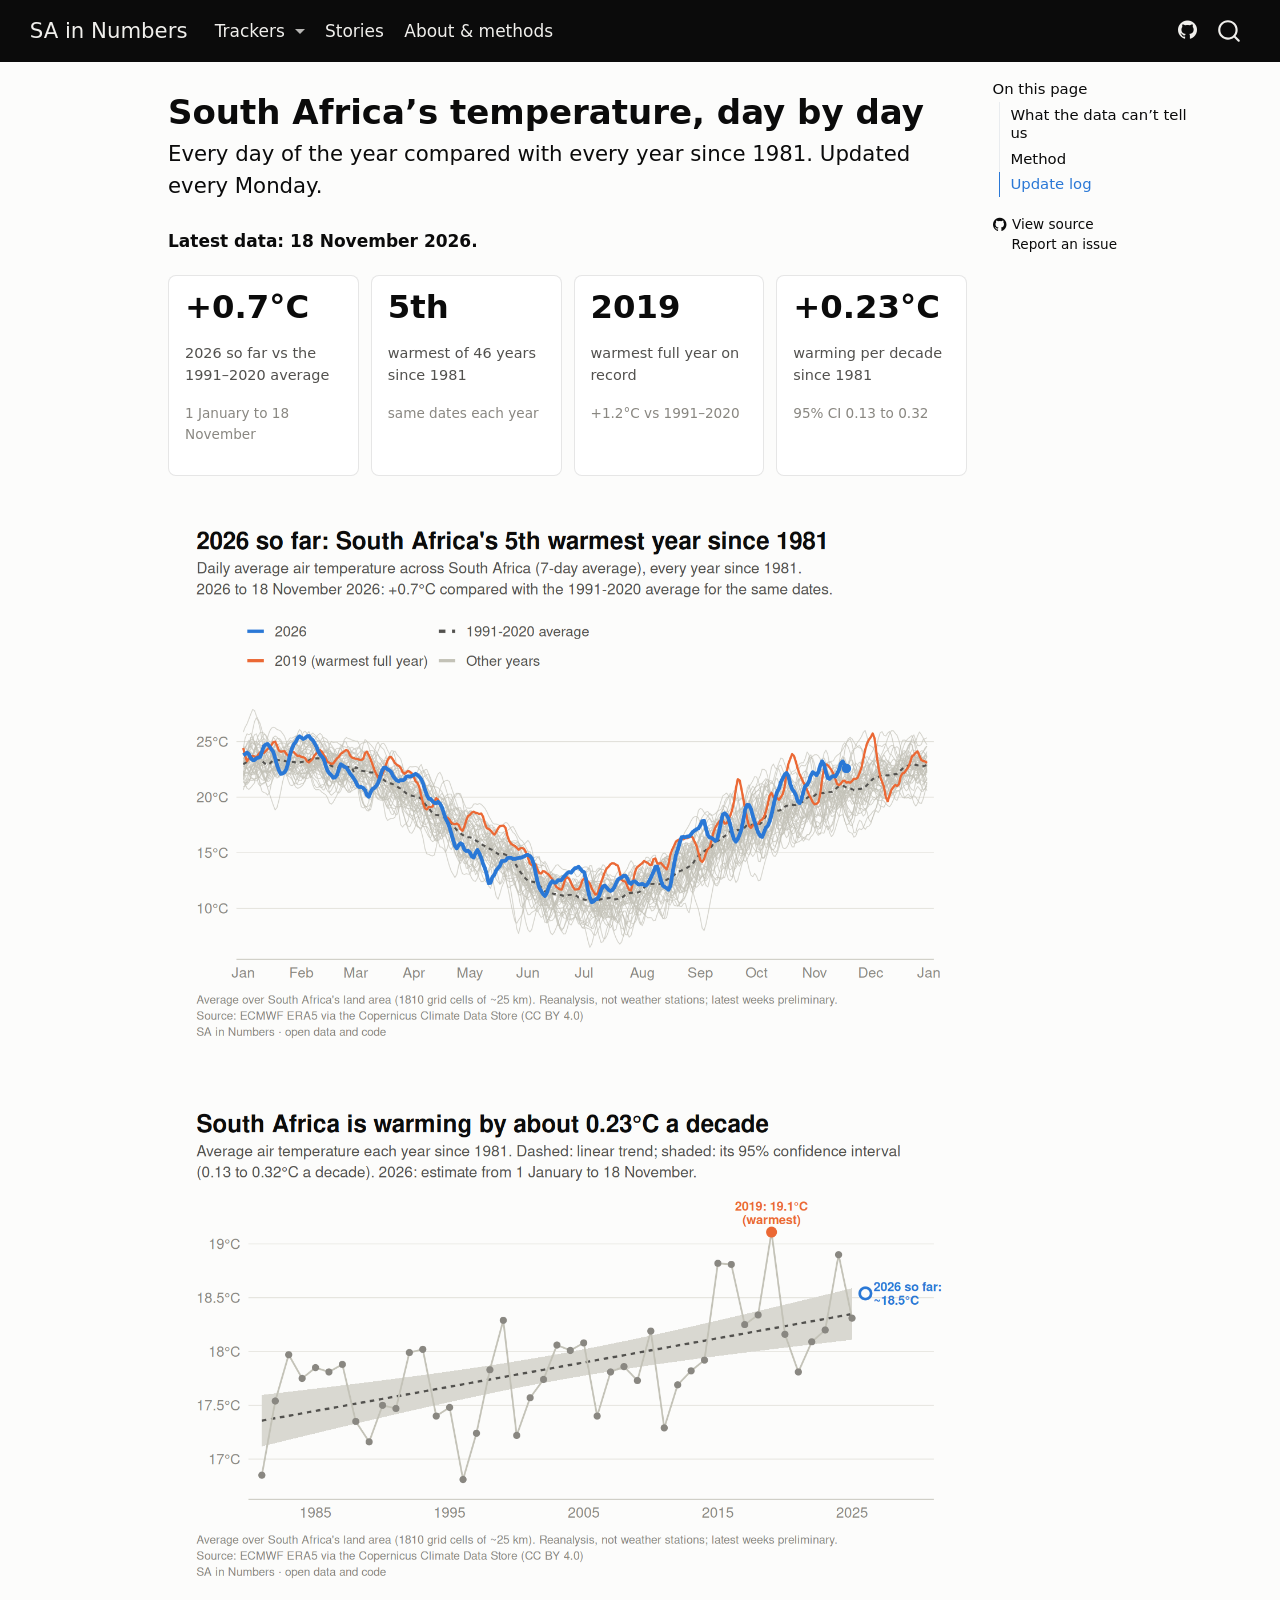
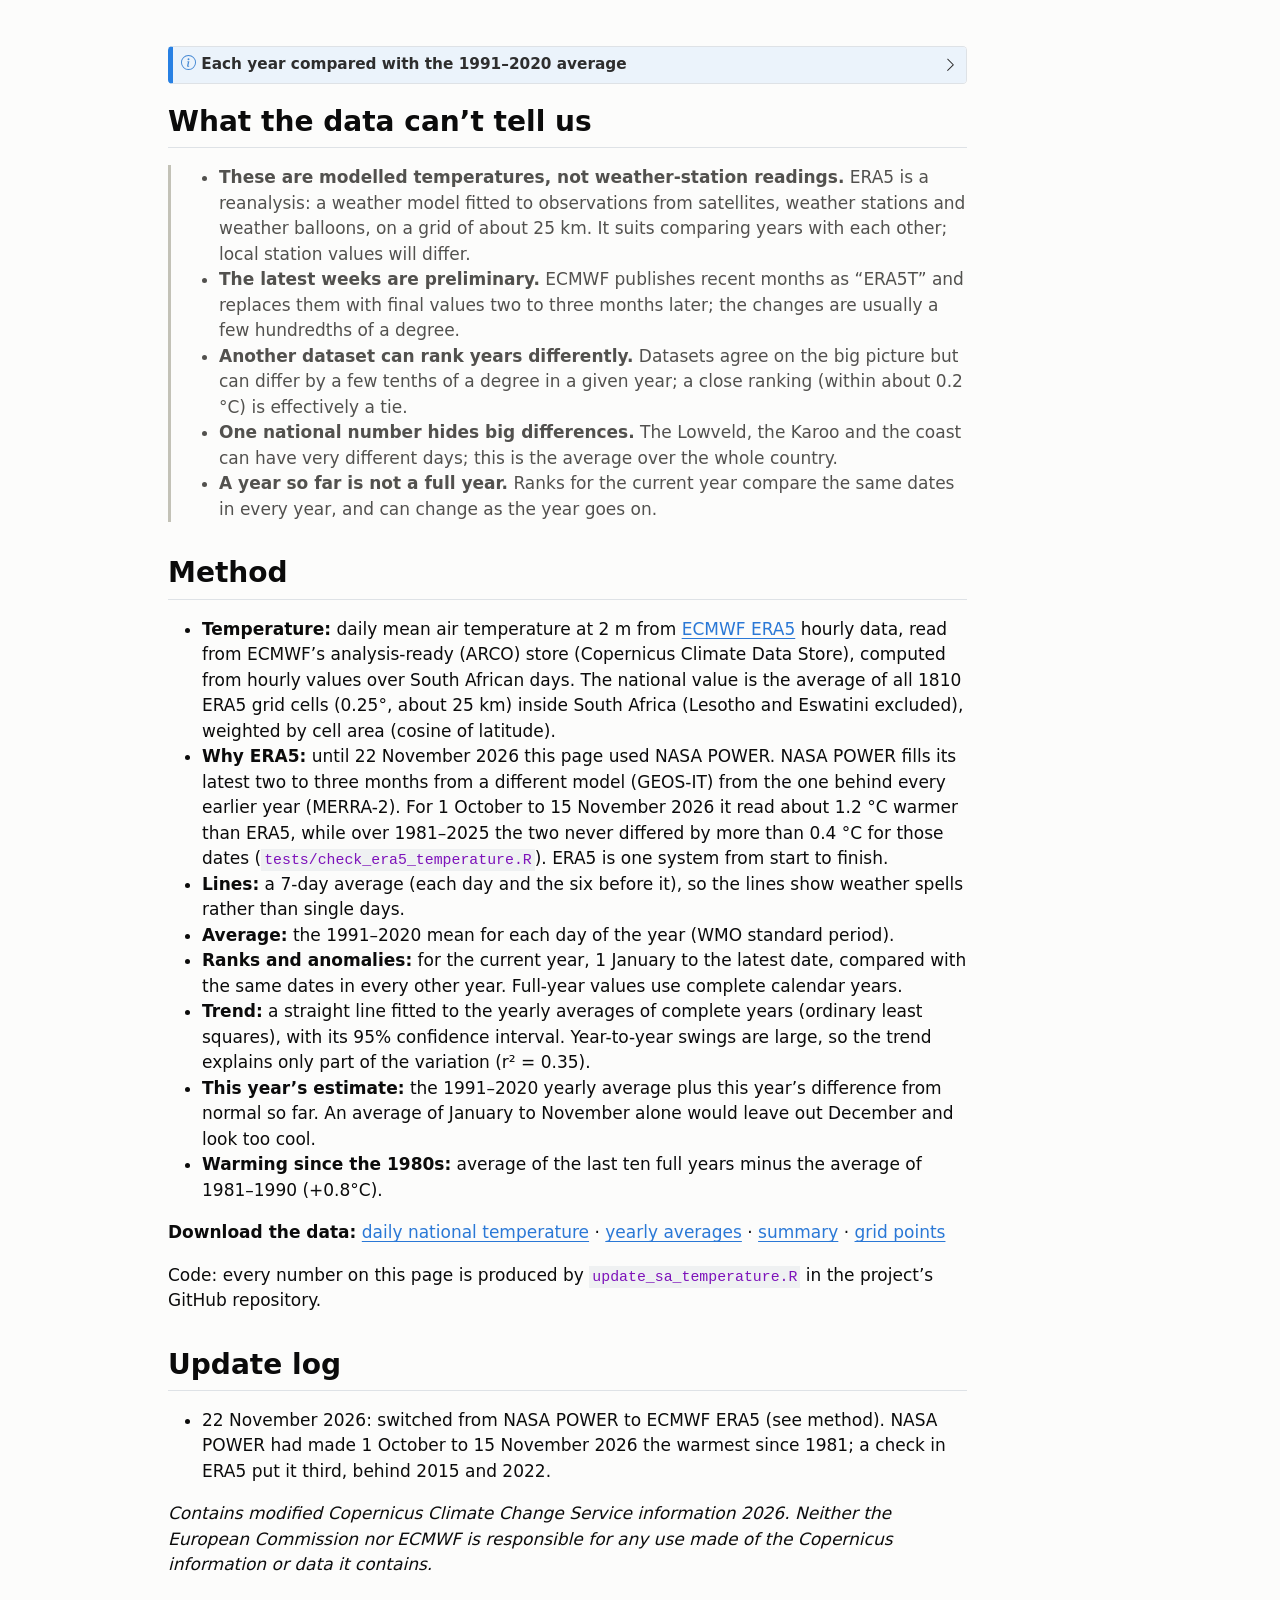
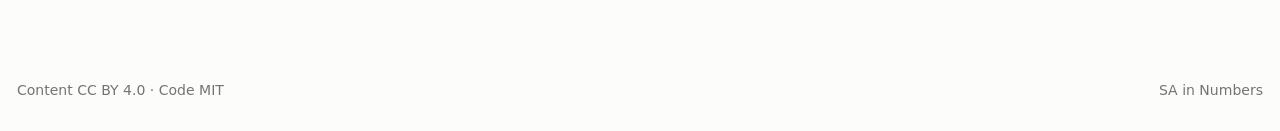
<file: trackers/sa-temperature/index.html>
<!DOCTYPE html>
<html xmlns="http://www.w3.org/1999/xhtml" lang="en" xml:lang="en"><head>

<meta charset="utf-8">
<meta name="generator" content="quarto-1.11.9">

<meta name="viewport" content="width=device-width, initial-scale=1.0, user-scalable=yes">


<title>South Africa’s temperature, day by day – SA in Numbers</title>
<style>
/* Default styles provided by pandoc.
** See https://pandoc.org/MANUAL.html#variables-for-html for config info.
*/
span.smallcaps{font-variant: small-caps;}
div.columns{display: flex; gap: 1.5em;}
div.column{flex: auto;}
@media screen {
div.columns{gap: min(4vw, 1.5em);}
div.column{overflow-x: auto;}
}
div.hanging-indent{margin-left: 1.5em; text-indent: -1.5em;}
ul.task-list{list-style: none;}
ul.task-list li input[type="checkbox"] {
  width: 0.8em;
  margin: 0 0.8em 0.2em -1em; /* quarto-specific, see https://github.com/quarto-dev/quarto-cli/issues/4556 */ 
  vertical-align: middle;
}
</style>


<script src="../../site_libs/quarto-nav/quarto-nav.js"></script>
<script src="../../site_libs/quarto-nav/headroom.min.js"></script>
<script src="../../site_libs/clipboard/clipboard.min.js"></script>
<script src="../../site_libs/quarto-search/autocomplete.umd.js"></script>
<script src="../../site_libs/quarto-search/fuse.min.js"></script>
<script src="../../site_libs/quarto-search/quarto-search.js"></script>
<meta name="quarto:offset" content="../../">
<script src="../../site_libs/quarto-html/quarto.js" type="module"></script>
<script src="../../site_libs/quarto-html/tabsets/tabsets.js" type="module"></script>
<script src="../../site_libs/quarto-html/scrollable-regions/scrollable-regions.js" type="module"></script>
<script src="../../site_libs/quarto-html/popper.min.js"></script>
<script src="../../site_libs/quarto-html/tippy.umd.min.js"></script>
<script src="../../site_libs/quarto-html/anchor.min.js"></script>
<link href="../../site_libs/quarto-html/tippy.css" rel="stylesheet">
<link href="../../site_libs/quarto-html/quarto-syntax-highlighting-63b5708e65d6cd79cd7618c58d0c21e7.css" rel="stylesheet" id="quarto-text-highlighting-styles">
<script src="../../site_libs/bootstrap/bootstrap.min.js"></script>
<link href="../../site_libs/bootstrap/bootstrap-icons.css" rel="stylesheet">
<link href="../../site_libs/bootstrap/bootstrap-78e9551bc153391a0f8606912d36f2f0.min.css" rel="stylesheet" append-hash="true" id="quarto-bootstrap" data-mode="light">
<script id="quarto-search-options" type="application/json">{
  "location": "navbar",
  "copy-button": false,
  "collapse-after": 3,
  "panel-placement": "end",
  "type": "overlay",
  "limit": 50,
  "keyboard-shortcut": [
    "f",
    "/",
    "s"
  ],
  "show-item-context": false,
  "language": {
    "search-no-results-text": "No results",
    "search-matching-documents-text": "matching documents",
    "search-copy-link-title": "Copy link to search",
    "search-hide-matches-text": "Hide additional matches",
    "search-more-match-text": "more match in this document",
    "search-more-matches-text": "more matches in this document",
    "search-clear-button-title": "Clear",
    "search-text-placeholder": "",
    "search-detached-cancel-button-title": "Cancel",
    "search-submit-button-title": "Submit",
    "search-label": "Search"
  }
}</script>


</head>

<body class="nav-fixed quarto-light"><a id="quarto-skip-link" class="visually-hidden-focusable" href="#quarto-document-content">Skip to main content</a>

<div id="quarto-search-results"></div>
  <header id="quarto-header" class="headroom fixed-top">
    <nav class="navbar navbar-expand-lg " data-bs-theme="dark" aria-label="Site">
      <div class="navbar-container container-fluid">
      <div class="navbar-brand-container mx-auto">
    <a class="navbar-brand" href="../../index.html">
    <span class="navbar-title">SA in Numbers</span>
    </a>
  </div>
          <button class="navbar-toggler" type="button" data-bs-toggle="collapse" data-bs-target="#navbarCollapse" aria-controls="navbarCollapse" aria-expanded="false" aria-label="Toggle navigation" onclick="if (window.quartoToggleHeadroom) { window.quartoToggleHeadroom(); }">
  <span class="navbar-toggler-icon"></span>
</button>
          <div class="collapse navbar-collapse" id="navbarCollapse">
            <ul class="navbar-nav navbar-nav-scroll me-auto">
  <li class="nav-item dropdown ">
    <a class="nav-link dropdown-toggle" href="#" id="nav-menu-trackers" role="link" data-bs-toggle="dropdown" aria-expanded="false">
 <span class="menu-text">Trackers</span>
    </a>
    <ul class="dropdown-menu" aria-labelledby="nav-menu-trackers">    
        <li>
    <a class="dropdown-item" href="../../trackers/el-nino-2026/index.html">
 <span class="dropdown-text">El Niño summer 2026/27</span></a>
  </li>  
        <li>
    <a class="dropdown-item" href="../../trackers/sa-temperature/index.html">
 <span class="dropdown-text">South Africa’s temperature</span></a>
  </li>  
    </ul>
  </li>
  <li class="nav-item">
    <a class="nav-link" href="../../stories/index.html"> 
<span class="menu-text">Stories</span></a>
  </li>  
  <li class="nav-item">
    <a class="nav-link" href="../../about.html"> 
<span class="menu-text">About &amp; methods</span></a>
  </li>  
</ul>
            <ul class="navbar-nav navbar-nav-scroll ms-auto">
  <li class="nav-item compact">
    <a class="nav-link" href="https://github.com/steyntrade-cpu/sa-in-numbers"> <i class="bi bi-github" role="img">
</i> 
<span class="menu-text"></span></a>
  </li>  
</ul>
          </div> <!-- /navcollapse -->
            <div class="quarto-navbar-tools">
</div>
            <div id="quarto-search" class="" title="Search"></div>
      </div> <!-- /container-fluid -->
    </nav>
</header>
<!-- content -->
<div id="quarto-content" class="quarto-container page-columns page-rows-contents page-layout-article page-navbar">
<!-- sidebar -->
<!-- margin-sidebar -->
    <div id="quarto-margin-sidebar" class="sidebar margin-sidebar">
        <nav id="TOC" role="doc-toc" aria-labelledby="toc-title" class="toc-active">
    <h2 id="toc-title">On this page</h2>
   
  <ul>
  <li><a href="#what-the-data-cant-tell-us" id="toc-what-the-data-cant-tell-us" class="nav-link active" data-scroll-target="#what-the-data-cant-tell-us">What the data can’t tell us</a></li>
  <li><a href="#method" id="toc-method" class="nav-link" data-scroll-target="#method">Method</a></li>
  <li><a href="#update-log" id="toc-update-log" class="nav-link" data-scroll-target="#update-log">Update log</a></li>
  </ul>
<div class="toc-actions"><ul><li><a href="https://github.com/steyntrade-cpu/sa-in-numbers/blob/main/trackers/sa-temperature/index.qmd" class="toc-action"><i class="bi bi-github"></i>View source</a></li><li><a href="https://github.com/steyntrade-cpu/sa-in-numbers/issues/new" class="toc-action"><i class="bi empty"></i>Report an issue</a></li></ul></div></nav>
    </div>
<!-- main -->
<main class="content" id="quarto-document-content" tabindex="-1">

<header id="title-block-header" class="quarto-title-block default">
<div class="quarto-title">
<h1 class="title">South Africa’s temperature, day by day</h1>
<p class="subtitle lead">Every day of the year compared with every year since 1981. Updated every Monday.</p>
</div>



<div class="quarto-title-meta">

    
  
    
  </div>
  


</header>


<p><strong>Latest data: 18 November 2026.</strong></p>
<div class="headline-grid">
<div class="stat">
<div class="value">
<p>+0.7°C</p>
</div>
<div class="label">
<p>2026 so far vs the 1991–2020 average</p>
</div>
<div class="context">
<p>1 January to 18 November</p>
</div>
</div>
<div class="stat">
<div class="value">
<p>5th</p>
</div>
<div class="label">
<p>warmest of 46 years since 1981</p>
</div>
<div class="context">
<p>same dates each year</p>
</div>
</div>
<div class="stat">
<div class="value">
<p>2019</p>
</div>
<div class="label">
<p>warmest full year on record</p>
</div>
<div class="context">
<p>+1.2°C vs 1991–2020</p>
</div>
</div>
<div class="stat">
<div class="value">
<p>+0.23°C</p>
</div>
<div class="label">
<p>warming per decade since 1981</p>
</div>
<div class="context">
<p>95% CI 0.13 to 0.32</p>
</div>
</div>
</div>
<div class="cell">
<div class="cell-output-display">
<div>
<figure class="figure">
<p><img src="index_files/figure-html/daily-1.png" class="img-fluid figure-img" alt="Daily average temperature across South Africa for every year since 1981, with this year, the warmest year and the 1991-2020 average highlighted."></p>
</figure>
</div>
</div>
</div>
<div class="cell">
<div class="cell-output-display">
<div>
<figure class="figure">
<p><img src="index_files/figure-html/trend-1.png" class="img-fluid figure-img" alt="Average temperature for each year since 1981 with a linear warming trend and its confidence band."></p>
</figure>
</div>
</div>
</div>
<div class="callout callout-style-default callout-note callout-titled">
<div class="callout-header d-flex align-content-center collapsed" data-bs-toggle="collapse" data-bs-target=".callout-1-contents" aria-controls="callout-1" aria-expanded="false" aria-label="Toggle callout">
<div class="callout-icon-container">
<i class="callout-icon"></i>
</div>
<div class="callout-title-container flex-fill">
<span class="screen-reader-only">Note</span>Each year compared with the 1991–2020 average
</div>
<div class="callout-btn-toggle d-inline-block border-0 py-1 ps-1 pe-0 float-end"><i class="callout-toggle"></i></div>
</div>
<div id="callout-1" class="callout-1-contents callout-collapse collapse">
<div class="callout-body-container callout-body">
<div class="cell">
<div class="cell-output-display">
<div>
<figure class="figure">
<p><img src="index_files/figure-html/years-1.png" class="img-fluid figure-img" alt="Average temperature for each year since 1981 compared with the 1991-2020 average."></p>
</figure>
</div>
</div>
</div>
</div>
</div>
</div>
<section id="what-the-data-cant-tell-us" class="level2">
<h2 class="anchored" data-anchor-id="what-the-data-cant-tell-us">What the data can’t tell us</h2>
<div class="cant-tell">
<ul>
<li><strong>These are modelled temperatures, not weather-station readings.</strong> ERA5 is a reanalysis: a weather model fitted to observations from satellites, weather stations and weather balloons, on a grid of about 25 km. It suits comparing years with each other; local station values will differ.</li>
<li><strong>The latest weeks are preliminary.</strong> ECMWF publishes recent months as “ERA5T” and replaces them with final values two to three months later; the changes are usually a few hundredths of a degree.</li>
<li><strong>Another dataset can rank years differently.</strong> Datasets agree on the big picture but can differ by a few tenths of a degree in a given year; a close ranking (within about 0.2 °C) is effectively a tie.</li>
<li><strong>One national number hides big differences.</strong> The Lowveld, the Karoo and the coast can have very different days; this is the average over the whole country.</li>
<li><strong>A year so far is not a full year.</strong> Ranks for the current year compare the same dates in every year, and can change as the year goes on.</li>
</ul>
</div>
</section>
<section id="method" class="level2">
<h2 class="anchored" data-anchor-id="method">Method</h2>
<ul>
<li><strong>Temperature:</strong> daily mean air temperature at 2 m from <a href="https://cds.climate.copernicus.eu/datasets/reanalysis-era5-single-levels">ECMWF ERA5</a> hourly data, read from ECMWF’s analysis-ready (ARCO) store (Copernicus Climate Data Store), computed from hourly values over South African days. The national value is the average of all 1810 ERA5 grid cells (0.25°, about 25 km) inside South Africa (Lesotho and Eswatini excluded), weighted by cell area (cosine of latitude).</li>
<li><strong>Why ERA5:</strong> until 22 November 2026 this page used NASA POWER. NASA POWER fills its latest two to three months from a different model (GEOS-IT) from the one behind every earlier year (MERRA-2). For 1 October to 15 November 2026 it read about 1.2 °C warmer than ERA5, while over 1981–2025 the two never differed by more than 0.4 °C for those dates (<code>tests/check_era5_temperature.R</code>). ERA5 is one system from start to finish.</li>
<li><strong>Lines:</strong> a 7-day average (each day and the six before it), so the lines show weather spells rather than single days.</li>
<li><strong>Average:</strong> the 1991–2020 mean for each day of the year (WMO standard period).</li>
<li><strong>Ranks and anomalies:</strong> for the current year, 1 January to the latest date, compared with the same dates in every other year. Full-year values use complete calendar years.</li>
<li><strong>Trend:</strong> a straight line fitted to the yearly averages of complete years (ordinary least squares), with its 95% confidence interval. Year-to-year swings are large, so the trend explains only part of the variation (r² = 0.35).</li>
<li><strong>This year’s estimate:</strong> the 1991–2020 yearly average plus this year’s difference from normal so far. An average of January to November alone would leave out December and look too cool.</li>
<li><strong>Warming since the 1980s:</strong> average of the last ten full years minus the average of 1981–1990 (+0.8°C).</li>
</ul>
<p><strong>Download the data:</strong> <a href="../../data/processed/sa_temperature_daily.csv">daily national temperature</a> · <a href="../../data/processed/sa_temperature_years.csv">yearly averages</a> · <a href="../../data/processed/sa_temperature_summary.json">summary</a> · <a href="https://github.com/steyntrade-cpu/sa-in-numbers/blob/main/config/sa_grid.csv">grid points</a></p>
<p>Code: every number on this page is produced by <code>update_sa_temperature.R</code> in the project’s GitHub repository.</p>
</section>
<section id="update-log" class="level2">
<h2 class="anchored" data-anchor-id="update-log">Update log</h2>
<ul>
<li>22 November 2026: switched from NASA POWER to ECMWF ERA5 (see method). NASA POWER had made 1 October to 15 November 2026 the warmest since 1981; a check in ERA5 put it third, behind 2015 and 2022.</li>
</ul>
<p><em>Contains modified Copernicus Climate Change Service information 2026. Neither the European Commission nor ECMWF is responsible for any use made of the Copernicus information or data it contains.</em></p>


</section>

</main> <!-- /main -->
<script id="quarto-html-after-body" type="application/javascript">
  window.document.addEventListener("DOMContentLoaded", function (event) {
    const icon = "";
    const anchorJS = new window.AnchorJS();
    anchorJS.options = {
      placement: 'right',
      icon: icon
    };
    anchorJS.add('.anchored');
    const isCodeAnnotation = (el) => {
      for (const clz of el.classList) {
        if (clz.startsWith('code-annotation-')) {                     
          return true;
        }
      }
      return false;
    }
    const onCopySuccess = function(e) {
      // button target
      const button = e.trigger;
      // don't keep focus
      button.blur();
      // flash "checked"
      button.classList.add('code-copy-button-checked');
      var currentTitle = button.getAttribute("title");
      button.setAttribute("title", "Copied!");
      let tooltip;
      if (window.bootstrap) {
        button.setAttribute("data-bs-toggle", "tooltip");
        button.setAttribute("data-bs-placement", "left");
        button.setAttribute("data-bs-title", "Copied!");
        tooltip = new bootstrap.Tooltip(button, 
          { trigger: "manual", 
            customClass: "code-copy-button-tooltip",
            offset: [0, -8]});
        tooltip.show();    
      }
      setTimeout(function() {
        if (tooltip) {
          tooltip.hide();
          button.removeAttribute("data-bs-title");
          button.removeAttribute("data-bs-toggle");
          button.removeAttribute("data-bs-placement");
        }
        button.setAttribute("title", currentTitle);
        button.classList.remove('code-copy-button-checked');
      }, 1000);
      // clear code selection
      e.clearSelection();
    }
    const getTextToCopy = function(trigger) {
      const outerScaffold = trigger.parentElement.cloneNode(true);
      const codeEl = outerScaffold.querySelector('code');
      for (const childEl of codeEl.children) {
        if (isCodeAnnotation(childEl)) {
          childEl.remove();
        }
      }
      return codeEl.innerText;
    }
    const clipboard = new window.ClipboardJS('.code-copy-button:not([data-in-quarto-modal])', {
      text: getTextToCopy
    });
    clipboard.on('success', onCopySuccess);
    if (window.document.getElementById('quarto-embedded-source-code-modal')) {
      const clipboardModal = new window.ClipboardJS('.code-copy-button[data-in-quarto-modal]', {
        text: getTextToCopy,
        container: window.document.getElementById('quarto-embedded-source-code-modal')
      });
      clipboardModal.on('success', onCopySuccess);
    }
      var localhostRegex = new RegExp(/^(?:http|https):\/\/localhost\:?[0-9]*\//);
      var mailtoRegex = new RegExp(/^mailto:/);
        var filterRegex = new RegExp("https:\/\/steyntrade-cpu\.github\.io\/sa-in-numbers\/");
      var isInternal = (href) => {
          return filterRegex.test(href) || localhostRegex.test(href) || mailtoRegex.test(href);
      }
      // Inspect non-navigation links and adorn them if external
      window.quartoDecorateExternalLinks = function (root) {
     var links = (root || window.document).querySelectorAll('a[href]:not(.nav-link):not(.navbar-brand):not(.toc-action):not(.sidebar-link):not(.sidebar-item-toggle):not(.pagination-link):not(.no-external):not([aria-hidden]):not(.dropdown-item):not(.quarto-navigation-tool):not(.about-link)');
      for (var i=0; i<links.length; i++) {
        const link = links[i];
        if (!isInternal(link.href)) {
          // undo the damage that might have been done by quarto-nav.js in the case of
          // links that we want to consider external
          if (link.dataset.originalHref !== undefined) {
            link.href = link.dataset.originalHref;
          }
          if (!link.classList.contains('no-external-icon')) {
          }
        }
      }
      };
      window.quartoDecorateExternalLinks(window.document);
    // Esc closes the popup (WCAG 1.4.13) and focus leaving both trigger and
    // popup closes it (WCAG 2.4.11); tippy handles neither for interactive popups.
    const hideOnEscAndFocusOut = {
      name: 'hideOnEscAndFocusOut',
      defaultValue: true,
      fn(instance) {
        const dismiss = () => {
          // A show scheduled by the trigger delay would otherwise reopen it
          instance.clearDelayTimeouts();
          instance.hide();
        };
        const onKeyDown = (event) => {
          if (event.key !== 'Escape') {
            return;
          }
          // Keep Esc from also reaching page handlers (e.g. reveal.js overview),
          // except an open reveal.js slide menu, which Esc should close too.
          // The menu handles keys only when its keyboard option is on.
          const menuHandlesEsc = window.Reveal?.getPlugin?.('menu')?.isOpen() &&
            window.Reveal.getConfig().menu?.keyboard !== false;
          if (!menuHandlesEsc) {
            event.stopPropagation();
          }
          if (instance.popper.contains(window.document.activeElement)) {
            // Disabled while refocusing so the focus trigger does not reopen it
            instance.disable();
            instance.reference.focus();
            instance.enable();
          }
          dismiss();
        };
        const onFocusOut = (event) => {
          const target = event.relatedTarget;
          if (target && !instance.reference.contains(target) &&
              !instance.popper.contains(target)) {
            dismiss();
          }
        };
        // On the trigger too: a click trigger (code-annotations: select) has no
        // blur handling. Attached for the instance's lifetime so leaving the
        // trigger also cancels a show still pending on the trigger delay.
        instance.reference.addEventListener('focusout', onFocusOut);
        return {
          onShow() {
            window.document.addEventListener('keydown', onKeyDown, true);
            instance.popper.addEventListener('focusout', onFocusOut);
          },
          onHide() {
            window.document.removeEventListener('keydown', onKeyDown, true);
            instance.popper.removeEventListener('focusout', onFocusOut);
          },
          onDestroy() {
            instance.reference.removeEventListener('focusout', onFocusOut);
          },
        };
      },
    };
    function tippyHover(el, contentFn, onTriggerFn, onUntriggerFn) {
      const config = {
        allowHTML: true,
        maxWidth: 500,
        delay: 100,
        arrow: false,
        appendTo: function(el) {
            return el.parentElement;
        },
        interactive: true,
        interactiveBorder: 10,
        theme: 'quarto',
        placement: 'bottom-start',
        plugins: [hideOnEscAndFocusOut],
      };
      if (contentFn) {
        config.content = contentFn;
      }
      if (onTriggerFn) {
        config.onTrigger = onTriggerFn;
      }
      if (onUntriggerFn) {
        config.onUntrigger = onUntriggerFn;
      }
      window.tippy(el, config); 
    }
    const noterefs = window.document.querySelectorAll('a[role="doc-noteref"]');
    for (var i=0; i<noterefs.length; i++) {
      const ref = noterefs[i];
      tippyHover(ref, function() {
        // use id or data attribute instead here
        let href = ref.getAttribute('data-footnote-href') || ref.getAttribute('href');
        try { href = new URL(href).hash; } catch {}
        const id = href.replace(/^#\/?/, "");
        const note = window.document.getElementById(id);
        if (note) {
          return note.innerHTML;
        } else {
          return "";
        }
      });
    }
    const xrefs = window.document.querySelectorAll('a.quarto-xref');
    const processXRef = (id, note) => {
      // Strip column container classes
      const stripColumnClz = (el) => {
        el.classList.remove("page-full", "page-columns");
        if (el.children) {
          for (const child of el.children) {
            stripColumnClz(child);
          }
        }
      }
      stripColumnClz(note)
      if (id === null || id.startsWith('sec-')) {
        // Special case sections, only their first couple elements
        const container = document.createElement("div");
        if (note.children && note.children.length > 2) {
          container.appendChild(note.children[0].cloneNode(true));
          for (let i = 1; i < note.children.length; i++) {
            const child = note.children[i];
            if (child.tagName === "P" && child.innerText === "") {
              continue;
            } else {
              container.appendChild(child.cloneNode(true));
              break;
            }
          }
          if (window.Quarto?.typesetMath) {
            window.Quarto.typesetMath(container);
          }
          return container.innerHTML
        } else {
          if (window.Quarto?.typesetMath) {
            window.Quarto.typesetMath(note);
          }
          return note.innerHTML;
        }
      } else {
        // Remove any anchor links if they are present
        const anchorLink = note.querySelector('a.anchorjs-link');
        if (anchorLink) {
          anchorLink.remove();
        }
        if (window.Quarto?.typesetMath) {
          window.Quarto.typesetMath(note);
        }
        if (note.classList.contains("callout")) {
          return note.outerHTML;
        } else {
          return note.innerHTML;
        }
      }
    }
    for (var i=0; i<xrefs.length; i++) {
      const xref = xrefs[i];
      tippyHover(xref, undefined, function(instance) {
        instance.disable();
        let url = xref.getAttribute('href');
        let hash = undefined; 
        if (url.startsWith('#')) {
          hash = url;
        } else {
          try { hash = new URL(url).hash; } catch {}
        }
        if (hash) {
          const id = hash.replace(/^#\/?/, "");
          const note = window.document.getElementById(id);
          if (note !== null) {
            try {
              const html = processXRef(id, note.cloneNode(true));
              instance.setContent(html);
            } finally {
              instance.enable();
              instance.show();
            }
          } else {
            // See if we can fetch this
            fetch(url.split('#')[0])
            .then(res => res.text())
            .then(html => {
              const parser = new DOMParser();
              const htmlDoc = parser.parseFromString(html, "text/html");
              const note = htmlDoc.getElementById(id);
              if (note !== null) {
                const html = processXRef(id, note);
                instance.setContent(html);
              } 
            }).finally(() => {
              instance.enable();
              instance.show();
            });
          }
        } else {
          // See if we can fetch a full url (with no hash to target)
          // This is a special case and we should probably do some content thinning / targeting
          fetch(url)
          .then(res => res.text())
          .then(html => {
            const parser = new DOMParser();
            const htmlDoc = parser.parseFromString(html, "text/html");
            const note = htmlDoc.querySelector('main.content');
            if (note !== null) {
              // This should only happen for chapter cross references
              // (since there is no id in the URL)
              // remove the first header
              if (note.children.length > 0 && note.children[0].tagName === "HEADER") {
                note.children[0].remove();
              }
              const html = processXRef(null, note);
              instance.setContent(html);
            } 
          }).finally(() => {
            instance.enable();
            instance.show();
          });
        }
      }, function(instance) {
      });
    }
        let selectedAnnoteEl;
        const selectorForAnnotation = ( cell, annotation) => {
          let cellAttr = 'data-code-cell="' + cell + '"';
          let lineAttr = 'data-code-annotation="' +  annotation + '"';
          const selector = 'span[' + cellAttr + '][' + lineAttr + ']';
          return selector;
        }
        const selectCodeLines = (annoteEl) => {
          const doc = window.document;
          const targetCell = annoteEl.getAttribute("data-target-cell");
          const targetAnnotation = annoteEl.getAttribute("data-target-annotation");
          const annoteSpan = window.document.querySelector(selectorForAnnotation(targetCell, targetAnnotation));
          const lines = annoteSpan.getAttribute("data-code-lines").split(",");
          const lineIds = lines.map((line) => {
            return targetCell + "-" + line;
          })
          // Each band is positioned against its own containing block, which is
          // not the offsetParent of the lines, so place it from client rects.
          const placeBand = (band, firstEl, lastEl, codeBlock) => {
            const container = band.offsetParent;
            if (container === null) {
              return;
            }
            const containerRect = container.getBoundingClientRect();
            // Reveal.js scales slides with a transform, so convert client
            // pixels back to the CSS pixels of the container.
            const scale = containerRect.height / container.offsetHeight || 1;
            const firstRect = firstEl.getBoundingClientRect();
            const lastRect = lastEl.getBoundingClientRect();
            const top = (firstRect.top - containerRect.top) / scale - container.clientTop + container.scrollTop;
            const height = (lastRect.bottom - firstRect.top) / scale;
            band.style.top = top - 2 + "px";
            band.style.height = height + 4 + "px";
            if (codeBlock) {
              // Without the copy button wrapper, the containing block is wider
              // than the code block, so span the code block explicitly.
              const blockRect = codeBlock.getBoundingClientRect();
              band.style.left = (blockRect.left - containerRect.left) / scale - container.clientLeft + container.scrollLeft + "px";
              band.style.width = blockRect.width / scale + "px";
            }
          };
          if (lineIds.length > 0) {
            const el = window.document.getElementById(lineIds[0]);
            const lastEl = window.document.getElementById(lineIds[lineIds.length - 1]);
            const parent = el.parentElement.parentElement;
            // cook up a div (if necessary) and position it
            let div = window.document.getElementById("code-annotation-line-highlight");
            if (div === null) {
              div = window.document.createElement("div");
              div.setAttribute("id", "code-annotation-line-highlight");
              div.style.position = 'absolute';
              parent.appendChild(div);
            }
            placeBand(div, el, lastEl, parent.closest("div.sourceCode") || parent);
            let gutterDiv = window.document.getElementById("code-annotation-line-highlight-gutter");
            if (gutterDiv === null) {
              gutterDiv = window.document.createElement("div");
              gutterDiv.setAttribute("id", "code-annotation-line-highlight-gutter");
              gutterDiv.style.position = 'absolute';
              const codeCell = window.document.getElementById(targetCell);
              const gutter = codeCell.querySelector('.code-annotation-gutter');
              gutter.appendChild(gutterDiv);
            }
            placeBand(gutterDiv, el, lastEl);
            selectedAnnoteEl = annoteEl;
          }
        };
        const unselectCodeLines = () => {
          const elementsIds = ["code-annotation-line-highlight", "code-annotation-line-highlight-gutter"];
          elementsIds.forEach((elId) => {
            const div = window.document.getElementById(elId);
            if (div) {
              div.remove();
            }
          });
          selectedAnnoteEl = undefined;
        };
          // Handle positioning of the toggle
      window.addEventListener(
        "resize",
        throttle(() => {
          elRect = undefined;
          if (selectedAnnoteEl) {
            selectCodeLines(selectedAnnoteEl);
          }
        }, 10)
      );
      function throttle(fn, ms) {
      let throttle = false;
      let timer;
        return (...args) => {
          if(!throttle) { // first call gets through
              fn.apply(this, args);
              throttle = true;
          } else { // all the others get throttled
              if(timer) clearTimeout(timer); // cancel #2
              timer = setTimeout(() => {
                fn.apply(this, args);
                timer = throttle = false;
              }, ms);
          }
        };
      }
        // Attach click handler to the DT
        const annoteDls = window.document.querySelectorAll('dt[data-target-cell]');
        for (const annoteDlNode of annoteDls) {
          annoteDlNode.addEventListener('click', (event) => {
            const clickedEl = event.target;
            if (clickedEl !== selectedAnnoteEl) {
              unselectCodeLines();
              const activeEl = window.document.querySelector('dt[data-target-cell].code-annotation-active');
              if (activeEl) {
                activeEl.classList.remove('code-annotation-active');
              }
              selectCodeLines(clickedEl);
              clickedEl.classList.add('code-annotation-active');
            } else {
              // Unselect the line
              unselectCodeLines();
              clickedEl.classList.remove('code-annotation-active');
            }
          });
        }
    const findCites = (el) => {
      const parentEl = el.parentElement;
      if (parentEl) {
        const cites = parentEl.dataset.cites;
        if (cites) {
          return {
            el,
            cites: cites.split(' ')
          };
        } else {
          return findCites(el.parentElement)
        }
      } else {
        return undefined;
      }
    };
    var bibliorefs = window.document.querySelectorAll('a[role="doc-biblioref"]');
    for (var i=0; i<bibliorefs.length; i++) {
      const ref = bibliorefs[i];
      const citeInfo = findCites(ref);
      if (citeInfo) {
        tippyHover(citeInfo.el, function() {
          var popup = window.document.createElement('div');
          citeInfo.cites.forEach(function(cite) {
            var citeDiv = window.document.createElement('div');
            citeDiv.classList.add('hanging-indent');
            citeDiv.classList.add('csl-entry');
            var biblioDiv = window.document.getElementById('ref-' + cite);
            if (biblioDiv) {
              citeDiv.innerHTML = biblioDiv.innerHTML;
            }
            popup.appendChild(citeDiv);
          });
          return popup.innerHTML;
        });
      }
    }
  });
  </script>
  <script type="application/javascript">
  window.quartoScrollableRegionsLabels = {"code":"Scrollable code","output":"Scrollable output"};
  </script>
</div> <!-- /content -->
<footer class="footer">
  <div class="nav-footer">
    <div class="nav-footer-left">
<p>Content CC BY 4.0 · Code MIT</p>
</div>   
    <div class="nav-footer-center">
      &nbsp;
    <div class="toc-actions d-sm-block d-md-none"><ul><li><a href="https://github.com/steyntrade-cpu/sa-in-numbers/blob/main/trackers/sa-temperature/index.qmd" class="toc-action"><i class="bi bi-github"></i>View source</a></li><li><a href="https://github.com/steyntrade-cpu/sa-in-numbers/issues/new" class="toc-action"><i class="bi empty"></i>Report an issue</a></li></ul></div></div>
    <div class="nav-footer-right">
<p>SA in Numbers</p>
</div>
  </div>
</footer>




</body></html>
</file>
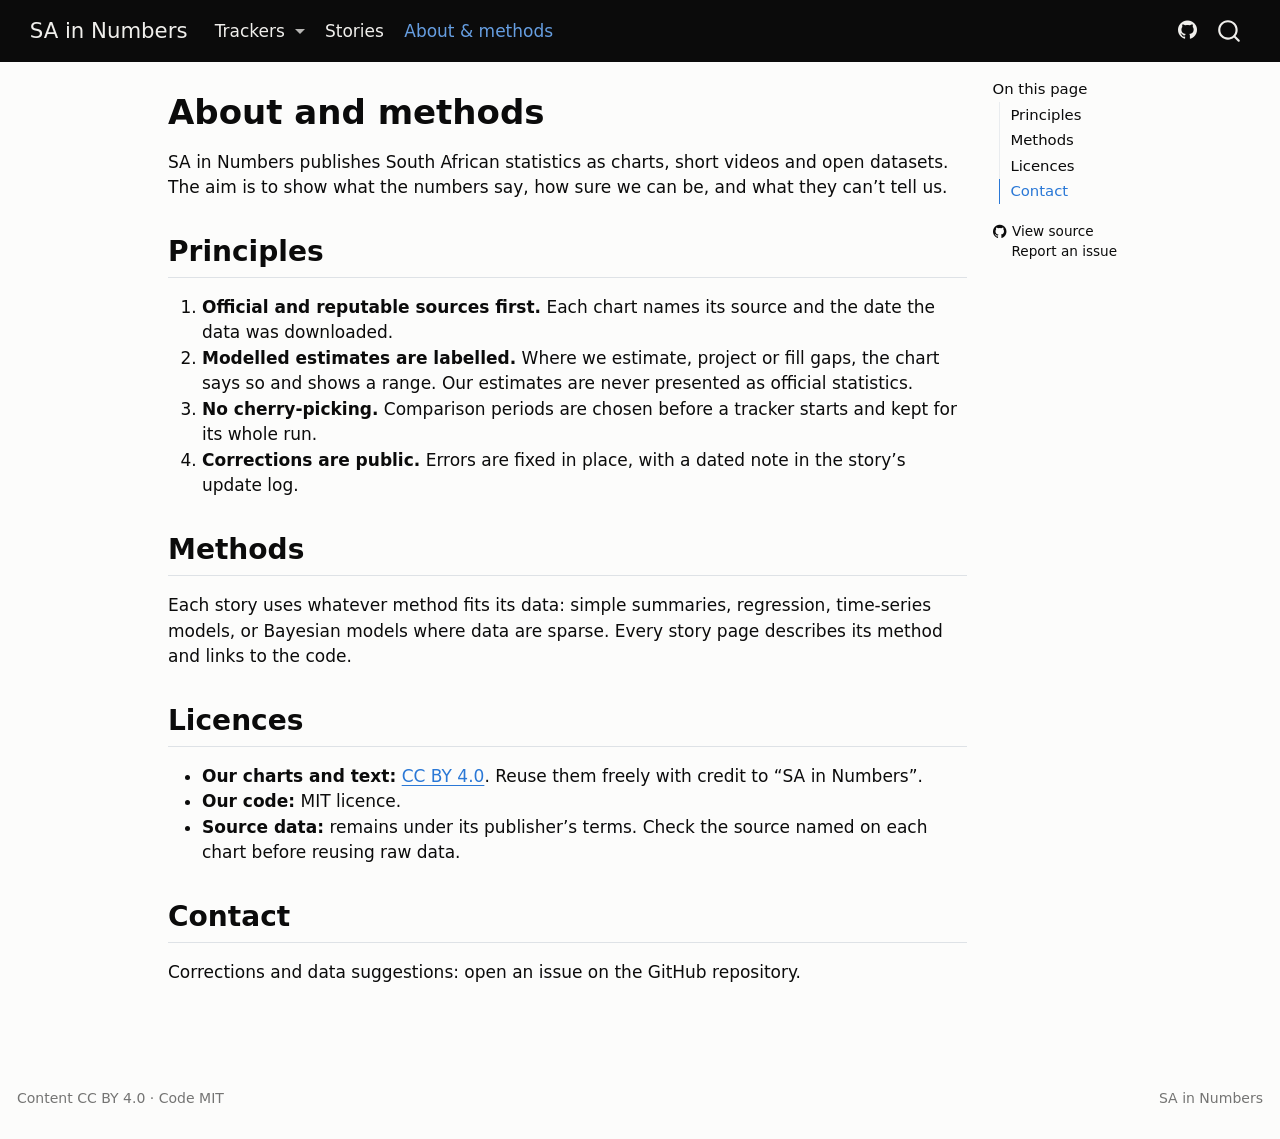
<file: about.html>
<!DOCTYPE html>
<html xmlns="http://www.w3.org/1999/xhtml" lang="en" xml:lang="en"><head>

<meta charset="utf-8">
<meta name="generator" content="quarto-1.11.9">

<meta name="viewport" content="width=device-width, initial-scale=1.0, user-scalable=yes">


<title>About and methods – SA in Numbers</title>
<style>
/* Default styles provided by pandoc.
** See https://pandoc.org/MANUAL.html#variables-for-html for config info.
*/
span.smallcaps{font-variant: small-caps;}
div.columns{display: flex; gap: 1.5em;}
div.column{flex: auto;}
@media screen {
div.columns{gap: min(4vw, 1.5em);}
div.column{overflow-x: auto;}
}
div.hanging-indent{margin-left: 1.5em; text-indent: -1.5em;}
ul.task-list{list-style: none;}
ul.task-list li input[type="checkbox"] {
  width: 0.8em;
  margin: 0 0.8em 0.2em -1em; /* quarto-specific, see https://github.com/quarto-dev/quarto-cli/issues/4556 */ 
  vertical-align: middle;
}
</style>


<script src="site_libs/quarto-nav/quarto-nav.js"></script>
<script src="site_libs/quarto-nav/headroom.min.js"></script>
<script src="site_libs/clipboard/clipboard.min.js"></script>
<script src="site_libs/quarto-search/autocomplete.umd.js"></script>
<script src="site_libs/quarto-search/fuse.min.js"></script>
<script src="site_libs/quarto-search/quarto-search.js"></script>
<meta name="quarto:offset" content="./">
<script src="site_libs/quarto-html/quarto.js" type="module"></script>
<script src="site_libs/quarto-html/tabsets/tabsets.js" type="module"></script>
<script src="site_libs/quarto-html/scrollable-regions/scrollable-regions.js" type="module"></script>
<script src="site_libs/quarto-html/popper.min.js"></script>
<script src="site_libs/quarto-html/tippy.umd.min.js"></script>
<script src="site_libs/quarto-html/anchor.min.js"></script>
<link href="site_libs/quarto-html/tippy.css" rel="stylesheet">
<link href="site_libs/quarto-html/quarto-syntax-highlighting-63b5708e65d6cd79cd7618c58d0c21e7.css" rel="stylesheet" id="quarto-text-highlighting-styles">
<script src="site_libs/bootstrap/bootstrap.min.js"></script>
<link href="site_libs/bootstrap/bootstrap-icons.css" rel="stylesheet">
<link href="site_libs/bootstrap/bootstrap-78e9551bc153391a0f8606912d36f2f0.min.css" rel="stylesheet" append-hash="true" id="quarto-bootstrap" data-mode="light">
<script id="quarto-search-options" type="application/json">{
  "location": "navbar",
  "copy-button": false,
  "collapse-after": 3,
  "panel-placement": "end",
  "type": "overlay",
  "limit": 50,
  "keyboard-shortcut": [
    "f",
    "/",
    "s"
  ],
  "show-item-context": false,
  "language": {
    "search-no-results-text": "No results",
    "search-matching-documents-text": "matching documents",
    "search-copy-link-title": "Copy link to search",
    "search-hide-matches-text": "Hide additional matches",
    "search-more-match-text": "more match in this document",
    "search-more-matches-text": "more matches in this document",
    "search-clear-button-title": "Clear",
    "search-text-placeholder": "",
    "search-detached-cancel-button-title": "Cancel",
    "search-submit-button-title": "Submit",
    "search-label": "Search"
  }
}</script>


</head>

<body class="nav-fixed quarto-light"><a id="quarto-skip-link" class="visually-hidden-focusable" href="#quarto-document-content">Skip to main content</a>

<div id="quarto-search-results"></div>
  <header id="quarto-header" class="headroom fixed-top">
    <nav class="navbar navbar-expand-lg " data-bs-theme="dark" aria-label="Site">
      <div class="navbar-container container-fluid">
      <div class="navbar-brand-container mx-auto">
    <a class="navbar-brand" href="./index.html">
    <span class="navbar-title">SA in Numbers</span>
    </a>
  </div>
          <button class="navbar-toggler" type="button" data-bs-toggle="collapse" data-bs-target="#navbarCollapse" aria-controls="navbarCollapse" aria-expanded="false" aria-label="Toggle navigation" onclick="if (window.quartoToggleHeadroom) { window.quartoToggleHeadroom(); }">
  <span class="navbar-toggler-icon"></span>
</button>
          <div class="collapse navbar-collapse" id="navbarCollapse">
            <ul class="navbar-nav navbar-nav-scroll me-auto">
  <li class="nav-item dropdown ">
    <a class="nav-link dropdown-toggle" href="#" id="nav-menu-trackers" role="link" data-bs-toggle="dropdown" aria-expanded="false">
 <span class="menu-text">Trackers</span>
    </a>
    <ul class="dropdown-menu" aria-labelledby="nav-menu-trackers">    
        <li>
    <a class="dropdown-item" href="./trackers/el-nino-2026/index.html">
 <span class="dropdown-text">El Niño summer 2026/27</span></a>
  </li>  
        <li>
    <a class="dropdown-item" href="./trackers/sa-temperature/index.html">
 <span class="dropdown-text">South Africa’s temperature</span></a>
  </li>  
    </ul>
  </li>
  <li class="nav-item">
    <a class="nav-link" href="./stories/index.html"> 
<span class="menu-text">Stories</span></a>
  </li>  
  <li class="nav-item">
    <a class="nav-link active" href="./about.html" aria-current="page"> 
<span class="menu-text">About &amp; methods</span></a>
  </li>  
</ul>
            <ul class="navbar-nav navbar-nav-scroll ms-auto">
  <li class="nav-item compact">
    <a class="nav-link" href="https://github.com/steyntrade-cpu/sa-in-numbers"> <i class="bi bi-github" role="img">
</i> 
<span class="menu-text"></span></a>
  </li>  
</ul>
          </div> <!-- /navcollapse -->
            <div class="quarto-navbar-tools">
</div>
            <div id="quarto-search" class="" title="Search"></div>
      </div> <!-- /container-fluid -->
    </nav>
</header>
<!-- content -->
<div id="quarto-content" class="quarto-container page-columns page-rows-contents page-layout-article page-navbar">
<!-- sidebar -->
<!-- margin-sidebar -->
    <div id="quarto-margin-sidebar" class="sidebar margin-sidebar">
        <nav id="TOC" role="doc-toc" aria-labelledby="toc-title" class="toc-active">
    <h2 id="toc-title">On this page</h2>
   
  <ul>
  <li><a href="#principles" id="toc-principles" class="nav-link active" data-scroll-target="#principles">Principles</a></li>
  <li><a href="#methods" id="toc-methods" class="nav-link" data-scroll-target="#methods">Methods</a></li>
  <li><a href="#licences" id="toc-licences" class="nav-link" data-scroll-target="#licences">Licences</a></li>
  <li><a href="#contact" id="toc-contact" class="nav-link" data-scroll-target="#contact">Contact</a></li>
  </ul>
<div class="toc-actions"><ul><li><a href="https://github.com/steyntrade-cpu/sa-in-numbers/blob/main/about.qmd" class="toc-action"><i class="bi bi-github"></i>View source</a></li><li><a href="https://github.com/steyntrade-cpu/sa-in-numbers/issues/new" class="toc-action"><i class="bi empty"></i>Report an issue</a></li></ul></div></nav>
    </div>
<!-- main -->
<main class="content" id="quarto-document-content" tabindex="-1">

<header id="title-block-header" class="quarto-title-block default">
<div class="quarto-title">
<h1 class="title">About and methods</h1>
</div>



<div class="quarto-title-meta">

    
  
    
  </div>
  


</header>


<p>SA in Numbers publishes South African statistics as charts, short videos and open datasets. The aim is to show what the numbers say, how sure we can be, and what they can’t tell us.</p>
<section id="principles" class="level2">
<h2 class="anchored" data-anchor-id="principles">Principles</h2>
<ol type="1">
<li><strong>Official and reputable sources first.</strong> Each chart names its source and the date the data was downloaded.</li>
<li><strong>Modelled estimates are labelled.</strong> Where we estimate, project or fill gaps, the chart says so and shows a range. Our estimates are never presented as official statistics.</li>
<li><strong>No cherry-picking.</strong> Comparison periods are chosen before a tracker starts and kept for its whole run.</li>
<li><strong>Corrections are public.</strong> Errors are fixed in place, with a dated note in the story’s update log.</li>
</ol>
</section>
<section id="methods" class="level2">
<h2 class="anchored" data-anchor-id="methods">Methods</h2>
<p>Each story uses whatever method fits its data: simple summaries, regression, time-series models, or Bayesian models where data are sparse. Every story page describes its method and links to the code.</p>
</section>
<section id="licences" class="level2">
<h2 class="anchored" data-anchor-id="licences">Licences</h2>
<ul>
<li><strong>Our charts and text:</strong> <a href="https://creativecommons.org/licenses/by/4.0/">CC BY 4.0</a>. Reuse them freely with credit to “SA in Numbers”.</li>
<li><strong>Our code:</strong> MIT licence.</li>
<li><strong>Source data:</strong> remains under its publisher’s terms. Check the source named on each chart before reusing raw data.</li>
</ul>
</section>
<section id="contact" class="level2">
<h2 class="anchored" data-anchor-id="contact">Contact</h2>
<p>Corrections and data suggestions: open an issue on the GitHub repository.</p>


</section>

</main> <!-- /main -->
<script id="quarto-html-after-body" type="application/javascript">
  window.document.addEventListener("DOMContentLoaded", function (event) {
    const icon = "";
    const anchorJS = new window.AnchorJS();
    anchorJS.options = {
      placement: 'right',
      icon: icon
    };
    anchorJS.add('.anchored');
    const isCodeAnnotation = (el) => {
      for (const clz of el.classList) {
        if (clz.startsWith('code-annotation-')) {                     
          return true;
        }
      }
      return false;
    }
    const onCopySuccess = function(e) {
      // button target
      const button = e.trigger;
      // don't keep focus
      button.blur();
      // flash "checked"
      button.classList.add('code-copy-button-checked');
      var currentTitle = button.getAttribute("title");
      button.setAttribute("title", "Copied!");
      let tooltip;
      if (window.bootstrap) {
        button.setAttribute("data-bs-toggle", "tooltip");
        button.setAttribute("data-bs-placement", "left");
        button.setAttribute("data-bs-title", "Copied!");
        tooltip = new bootstrap.Tooltip(button, 
          { trigger: "manual", 
            customClass: "code-copy-button-tooltip",
            offset: [0, -8]});
        tooltip.show();    
      }
      setTimeout(function() {
        if (tooltip) {
          tooltip.hide();
          button.removeAttribute("data-bs-title");
          button.removeAttribute("data-bs-toggle");
          button.removeAttribute("data-bs-placement");
        }
        button.setAttribute("title", currentTitle);
        button.classList.remove('code-copy-button-checked');
      }, 1000);
      // clear code selection
      e.clearSelection();
    }
    const getTextToCopy = function(trigger) {
      const outerScaffold = trigger.parentElement.cloneNode(true);
      const codeEl = outerScaffold.querySelector('code');
      for (const childEl of codeEl.children) {
        if (isCodeAnnotation(childEl)) {
          childEl.remove();
        }
      }
      return codeEl.innerText;
    }
    const clipboard = new window.ClipboardJS('.code-copy-button:not([data-in-quarto-modal])', {
      text: getTextToCopy
    });
    clipboard.on('success', onCopySuccess);
    if (window.document.getElementById('quarto-embedded-source-code-modal')) {
      const clipboardModal = new window.ClipboardJS('.code-copy-button[data-in-quarto-modal]', {
        text: getTextToCopy,
        container: window.document.getElementById('quarto-embedded-source-code-modal')
      });
      clipboardModal.on('success', onCopySuccess);
    }
      var localhostRegex = new RegExp(/^(?:http|https):\/\/localhost\:?[0-9]*\//);
      var mailtoRegex = new RegExp(/^mailto:/);
        var filterRegex = new RegExp("https:\/\/steyntrade-cpu\.github\.io\/sa-in-numbers\/");
      var isInternal = (href) => {
          return filterRegex.test(href) || localhostRegex.test(href) || mailtoRegex.test(href);
      }
      // Inspect non-navigation links and adorn them if external
      window.quartoDecorateExternalLinks = function (root) {
     var links = (root || window.document).querySelectorAll('a[href]:not(.nav-link):not(.navbar-brand):not(.toc-action):not(.sidebar-link):not(.sidebar-item-toggle):not(.pagination-link):not(.no-external):not([aria-hidden]):not(.dropdown-item):not(.quarto-navigation-tool):not(.about-link)');
      for (var i=0; i<links.length; i++) {
        const link = links[i];
        if (!isInternal(link.href)) {
          // undo the damage that might have been done by quarto-nav.js in the case of
          // links that we want to consider external
          if (link.dataset.originalHref !== undefined) {
            link.href = link.dataset.originalHref;
          }
          if (!link.classList.contains('no-external-icon')) {
          }
        }
      }
      };
      window.quartoDecorateExternalLinks(window.document);
    // Esc closes the popup (WCAG 1.4.13) and focus leaving both trigger and
    // popup closes it (WCAG 2.4.11); tippy handles neither for interactive popups.
    const hideOnEscAndFocusOut = {
      name: 'hideOnEscAndFocusOut',
      defaultValue: true,
      fn(instance) {
        const dismiss = () => {
          // A show scheduled by the trigger delay would otherwise reopen it
          instance.clearDelayTimeouts();
          instance.hide();
        };
        const onKeyDown = (event) => {
          if (event.key !== 'Escape') {
            return;
          }
          // Keep Esc from also reaching page handlers (e.g. reveal.js overview),
          // except an open reveal.js slide menu, which Esc should close too.
          // The menu handles keys only when its keyboard option is on.
          const menuHandlesEsc = window.Reveal?.getPlugin?.('menu')?.isOpen() &&
            window.Reveal.getConfig().menu?.keyboard !== false;
          if (!menuHandlesEsc) {
            event.stopPropagation();
          }
          if (instance.popper.contains(window.document.activeElement)) {
            // Disabled while refocusing so the focus trigger does not reopen it
            instance.disable();
            instance.reference.focus();
            instance.enable();
          }
          dismiss();
        };
        const onFocusOut = (event) => {
          const target = event.relatedTarget;
          if (target && !instance.reference.contains(target) &&
              !instance.popper.contains(target)) {
            dismiss();
          }
        };
        // On the trigger too: a click trigger (code-annotations: select) has no
        // blur handling. Attached for the instance's lifetime so leaving the
        // trigger also cancels a show still pending on the trigger delay.
        instance.reference.addEventListener('focusout', onFocusOut);
        return {
          onShow() {
            window.document.addEventListener('keydown', onKeyDown, true);
            instance.popper.addEventListener('focusout', onFocusOut);
          },
          onHide() {
            window.document.removeEventListener('keydown', onKeyDown, true);
            instance.popper.removeEventListener('focusout', onFocusOut);
          },
          onDestroy() {
            instance.reference.removeEventListener('focusout', onFocusOut);
          },
        };
      },
    };
    function tippyHover(el, contentFn, onTriggerFn, onUntriggerFn) {
      const config = {
        allowHTML: true,
        maxWidth: 500,
        delay: 100,
        arrow: false,
        appendTo: function(el) {
            return el.parentElement;
        },
        interactive: true,
        interactiveBorder: 10,
        theme: 'quarto',
        placement: 'bottom-start',
        plugins: [hideOnEscAndFocusOut],
      };
      if (contentFn) {
        config.content = contentFn;
      }
      if (onTriggerFn) {
        config.onTrigger = onTriggerFn;
      }
      if (onUntriggerFn) {
        config.onUntrigger = onUntriggerFn;
      }
      window.tippy(el, config); 
    }
    const noterefs = window.document.querySelectorAll('a[role="doc-noteref"]');
    for (var i=0; i<noterefs.length; i++) {
      const ref = noterefs[i];
      tippyHover(ref, function() {
        // use id or data attribute instead here
        let href = ref.getAttribute('data-footnote-href') || ref.getAttribute('href');
        try { href = new URL(href).hash; } catch {}
        const id = href.replace(/^#\/?/, "");
        const note = window.document.getElementById(id);
        if (note) {
          return note.innerHTML;
        } else {
          return "";
        }
      });
    }
    const xrefs = window.document.querySelectorAll('a.quarto-xref');
    const processXRef = (id, note) => {
      // Strip column container classes
      const stripColumnClz = (el) => {
        el.classList.remove("page-full", "page-columns");
        if (el.children) {
          for (const child of el.children) {
            stripColumnClz(child);
          }
        }
      }
      stripColumnClz(note)
      if (id === null || id.startsWith('sec-')) {
        // Special case sections, only their first couple elements
        const container = document.createElement("div");
        if (note.children && note.children.length > 2) {
          container.appendChild(note.children[0].cloneNode(true));
          for (let i = 1; i < note.children.length; i++) {
            const child = note.children[i];
            if (child.tagName === "P" && child.innerText === "") {
              continue;
            } else {
              container.appendChild(child.cloneNode(true));
              break;
            }
          }
          if (window.Quarto?.typesetMath) {
            window.Quarto.typesetMath(container);
          }
          return container.innerHTML
        } else {
          if (window.Quarto?.typesetMath) {
            window.Quarto.typesetMath(note);
          }
          return note.innerHTML;
        }
      } else {
        // Remove any anchor links if they are present
        const anchorLink = note.querySelector('a.anchorjs-link');
        if (anchorLink) {
          anchorLink.remove();
        }
        if (window.Quarto?.typesetMath) {
          window.Quarto.typesetMath(note);
        }
        if (note.classList.contains("callout")) {
          return note.outerHTML;
        } else {
          return note.innerHTML;
        }
      }
    }
    for (var i=0; i<xrefs.length; i++) {
      const xref = xrefs[i];
      tippyHover(xref, undefined, function(instance) {
        instance.disable();
        let url = xref.getAttribute('href');
        let hash = undefined; 
        if (url.startsWith('#')) {
          hash = url;
        } else {
          try { hash = new URL(url).hash; } catch {}
        }
        if (hash) {
          const id = hash.replace(/^#\/?/, "");
          const note = window.document.getElementById(id);
          if (note !== null) {
            try {
              const html = processXRef(id, note.cloneNode(true));
              instance.setContent(html);
            } finally {
              instance.enable();
              instance.show();
            }
          } else {
            // See if we can fetch this
            fetch(url.split('#')[0])
            .then(res => res.text())
            .then(html => {
              const parser = new DOMParser();
              const htmlDoc = parser.parseFromString(html, "text/html");
              const note = htmlDoc.getElementById(id);
              if (note !== null) {
                const html = processXRef(id, note);
                instance.setContent(html);
              } 
            }).finally(() => {
              instance.enable();
              instance.show();
            });
          }
        } else {
          // See if we can fetch a full url (with no hash to target)
          // This is a special case and we should probably do some content thinning / targeting
          fetch(url)
          .then(res => res.text())
          .then(html => {
            const parser = new DOMParser();
            const htmlDoc = parser.parseFromString(html, "text/html");
            const note = htmlDoc.querySelector('main.content');
            if (note !== null) {
              // This should only happen for chapter cross references
              // (since there is no id in the URL)
              // remove the first header
              if (note.children.length > 0 && note.children[0].tagName === "HEADER") {
                note.children[0].remove();
              }
              const html = processXRef(null, note);
              instance.setContent(html);
            } 
          }).finally(() => {
            instance.enable();
            instance.show();
          });
        }
      }, function(instance) {
      });
    }
        let selectedAnnoteEl;
        const selectorForAnnotation = ( cell, annotation) => {
          let cellAttr = 'data-code-cell="' + cell + '"';
          let lineAttr = 'data-code-annotation="' +  annotation + '"';
          const selector = 'span[' + cellAttr + '][' + lineAttr + ']';
          return selector;
        }
        const selectCodeLines = (annoteEl) => {
          const doc = window.document;
          const targetCell = annoteEl.getAttribute("data-target-cell");
          const targetAnnotation = annoteEl.getAttribute("data-target-annotation");
          const annoteSpan = window.document.querySelector(selectorForAnnotation(targetCell, targetAnnotation));
          const lines = annoteSpan.getAttribute("data-code-lines").split(",");
          const lineIds = lines.map((line) => {
            return targetCell + "-" + line;
          })
          // Each band is positioned against its own containing block, which is
          // not the offsetParent of the lines, so place it from client rects.
          const placeBand = (band, firstEl, lastEl, codeBlock) => {
            const container = band.offsetParent;
            if (container === null) {
              return;
            }
            const containerRect = container.getBoundingClientRect();
            // Reveal.js scales slides with a transform, so convert client
            // pixels back to the CSS pixels of the container.
            const scale = containerRect.height / container.offsetHeight || 1;
            const firstRect = firstEl.getBoundingClientRect();
            const lastRect = lastEl.getBoundingClientRect();
            const top = (firstRect.top - containerRect.top) / scale - container.clientTop + container.scrollTop;
            const height = (lastRect.bottom - firstRect.top) / scale;
            band.style.top = top - 2 + "px";
            band.style.height = height + 4 + "px";
            if (codeBlock) {
              // Without the copy button wrapper, the containing block is wider
              // than the code block, so span the code block explicitly.
              const blockRect = codeBlock.getBoundingClientRect();
              band.style.left = (blockRect.left - containerRect.left) / scale - container.clientLeft + container.scrollLeft + "px";
              band.style.width = blockRect.width / scale + "px";
            }
          };
          if (lineIds.length > 0) {
            const el = window.document.getElementById(lineIds[0]);
            const lastEl = window.document.getElementById(lineIds[lineIds.length - 1]);
            const parent = el.parentElement.parentElement;
            // cook up a div (if necessary) and position it
            let div = window.document.getElementById("code-annotation-line-highlight");
            if (div === null) {
              div = window.document.createElement("div");
              div.setAttribute("id", "code-annotation-line-highlight");
              div.style.position = 'absolute';
              parent.appendChild(div);
            }
            placeBand(div, el, lastEl, parent.closest("div.sourceCode") || parent);
            let gutterDiv = window.document.getElementById("code-annotation-line-highlight-gutter");
            if (gutterDiv === null) {
              gutterDiv = window.document.createElement("div");
              gutterDiv.setAttribute("id", "code-annotation-line-highlight-gutter");
              gutterDiv.style.position = 'absolute';
              const codeCell = window.document.getElementById(targetCell);
              const gutter = codeCell.querySelector('.code-annotation-gutter');
              gutter.appendChild(gutterDiv);
            }
            placeBand(gutterDiv, el, lastEl);
            selectedAnnoteEl = annoteEl;
          }
        };
        const unselectCodeLines = () => {
          const elementsIds = ["code-annotation-line-highlight", "code-annotation-line-highlight-gutter"];
          elementsIds.forEach((elId) => {
            const div = window.document.getElementById(elId);
            if (div) {
              div.remove();
            }
          });
          selectedAnnoteEl = undefined;
        };
          // Handle positioning of the toggle
      window.addEventListener(
        "resize",
        throttle(() => {
          elRect = undefined;
          if (selectedAnnoteEl) {
            selectCodeLines(selectedAnnoteEl);
          }
        }, 10)
      );
      function throttle(fn, ms) {
      let throttle = false;
      let timer;
        return (...args) => {
          if(!throttle) { // first call gets through
              fn.apply(this, args);
              throttle = true;
          } else { // all the others get throttled
              if(timer) clearTimeout(timer); // cancel #2
              timer = setTimeout(() => {
                fn.apply(this, args);
                timer = throttle = false;
              }, ms);
          }
        };
      }
        // Attach click handler to the DT
        const annoteDls = window.document.querySelectorAll('dt[data-target-cell]');
        for (const annoteDlNode of annoteDls) {
          annoteDlNode.addEventListener('click', (event) => {
            const clickedEl = event.target;
            if (clickedEl !== selectedAnnoteEl) {
              unselectCodeLines();
              const activeEl = window.document.querySelector('dt[data-target-cell].code-annotation-active');
              if (activeEl) {
                activeEl.classList.remove('code-annotation-active');
              }
              selectCodeLines(clickedEl);
              clickedEl.classList.add('code-annotation-active');
            } else {
              // Unselect the line
              unselectCodeLines();
              clickedEl.classList.remove('code-annotation-active');
            }
          });
        }
    const findCites = (el) => {
      const parentEl = el.parentElement;
      if (parentEl) {
        const cites = parentEl.dataset.cites;
        if (cites) {
          return {
            el,
            cites: cites.split(' ')
          };
        } else {
          return findCites(el.parentElement)
        }
      } else {
        return undefined;
      }
    };
    var bibliorefs = window.document.querySelectorAll('a[role="doc-biblioref"]');
    for (var i=0; i<bibliorefs.length; i++) {
      const ref = bibliorefs[i];
      const citeInfo = findCites(ref);
      if (citeInfo) {
        tippyHover(citeInfo.el, function() {
          var popup = window.document.createElement('div');
          citeInfo.cites.forEach(function(cite) {
            var citeDiv = window.document.createElement('div');
            citeDiv.classList.add('hanging-indent');
            citeDiv.classList.add('csl-entry');
            var biblioDiv = window.document.getElementById('ref-' + cite);
            if (biblioDiv) {
              citeDiv.innerHTML = biblioDiv.innerHTML;
            }
            popup.appendChild(citeDiv);
          });
          return popup.innerHTML;
        });
      }
    }
  });
  </script>
  <script type="application/javascript">
  window.quartoScrollableRegionsLabels = {"code":"Scrollable code","output":"Scrollable output"};
  </script>
</div> <!-- /content -->
<footer class="footer">
  <div class="nav-footer">
    <div class="nav-footer-left">
<p>Content CC BY 4.0 · Code MIT</p>
</div>   
    <div class="nav-footer-center">
      &nbsp;
    <div class="toc-actions d-sm-block d-md-none"><ul><li><a href="https://github.com/steyntrade-cpu/sa-in-numbers/blob/main/about.qmd" class="toc-action"><i class="bi bi-github"></i>View source</a></li><li><a href="https://github.com/steyntrade-cpu/sa-in-numbers/issues/new" class="toc-action"><i class="bi empty"></i>Report an issue</a></li></ul></div></div>
    <div class="nav-footer-right">
<p>SA in Numbers</p>
</div>
  </div>
</footer>




</body></html>
</file>
<file: site_libs/quarto-html/tippy.css>
.tippy-box[data-animation=fade][data-state=hidden]{opacity:0}[data-tippy-root]{max-width:calc(100vw - 10px)}.tippy-box{position:relative;background-color:#333;color:#fff;border-radius:4px;font-size:14px;line-height:1.4;white-space:normal;outline:0;transition-property:transform,visibility,opacity}.tippy-box[data-placement^=top]>.tippy-arrow{bottom:0}.tippy-box[data-placement^=top]>.tippy-arrow:before{bottom:-7px;left:0;border-width:8px 8px 0;border-top-color:initial;transform-origin:center top}.tippy-box[data-placement^=bottom]>.tippy-arrow{top:0}.tippy-box[data-placement^=bottom]>.tippy-arrow:before{top:-7px;left:0;border-width:0 8px 8px;border-bottom-color:initial;transform-origin:center bottom}.tippy-box[data-placement^=left]>.tippy-arrow{right:0}.tippy-box[data-placement^=left]>.tippy-arrow:before{border-width:8px 0 8px 8px;border-left-color:initial;right:-7px;transform-origin:center left}.tippy-box[data-placement^=right]>.tippy-arrow{left:0}.tippy-box[data-placement^=right]>.tippy-arrow:before{left:-7px;border-width:8px 8px 8px 0;border-right-color:initial;transform-origin:center right}.tippy-box[data-inertia][data-state=visible]{transition-timing-function:cubic-bezier(.54,1.5,.38,1.11)}.tippy-arrow{width:16px;height:16px;color:#333}.tippy-arrow:before{content:"";position:absolute;border-color:transparent;border-style:solid}.tippy-content{position:relative;padding:5px 9px;z-index:1}
</file>
<file: site_libs/quarto-html/quarto-syntax-highlighting-63b5708e65d6cd79cd7618c58d0c21e7.css>
/* quarto syntax highlight colors */
:root {
  --quarto-hl-ot-color: #003B4F;
  --quarto-hl-at-color: #657422;
  --quarto-hl-ss-color: #20794D;
  --quarto-hl-an-color: #5E5E5E;
  --quarto-hl-fu-color: #4758AB;
  --quarto-hl-st-color: #20794D;
  --quarto-hl-cf-color: #003B4F;
  --quarto-hl-op-color: #5E5E5E;
  --quarto-hl-er-color: #AD0000;
  --quarto-hl-bn-color: #AD0000;
  --quarto-hl-al-color: #AD0000;
  --quarto-hl-va-color: #111111;
  --quarto-hl-bu-color: inherit;
  --quarto-hl-ex-color: inherit;
  --quarto-hl-pp-color: #AD0000;
  --quarto-hl-in-color: #5E5E5E;
  --quarto-hl-vs-color: #20794D;
  --quarto-hl-wa-color: #5E5E5E;
  --quarto-hl-do-color: #5E5E5E;
  --quarto-hl-im-color: #00769E;
  --quarto-hl-ch-color: #20794D;
  --quarto-hl-dt-color: #AD0000;
  --quarto-hl-fl-color: #AD0000;
  --quarto-hl-co-color: #5E5E5E;
  --quarto-hl-cv-color: #5E5E5E;
  --quarto-hl-cn-color: #8f5902;
  --quarto-hl-sc-color: #5E5E5E;
  --quarto-hl-dv-color: #AD0000;
  --quarto-hl-kw-color: #003B4F;
}

/* other quarto variables */
:root {
  --quarto-font-monospace: SFMono-Regular, Menlo, Monaco, Consolas, "Liberation Mono", "Courier New", monospace;
}

/* syntax highlight based on Pandoc's rules */
pre > code.sourceCode > span {
  color: #003B4F;
}

code.sourceCode > span {
  color: #003B4F;
}

div.sourceCode,
div.sourceCode pre.sourceCode {
  color: #003B4F;
}

/* Normal */
code span {
  color: #003B4F;
}

/* Alert */
code span.al {
  color: #AD0000;
  font-style: inherit;
}

/* Annotation */
code span.an {
  color: #5E5E5E;
  font-style: inherit;
}

/* Attribute */
code span.at {
  color: #657422;
  font-style: inherit;
}

/* BaseN */
code span.bn {
  color: #AD0000;
  font-style: inherit;
}

/* BuiltIn */
code span.bu {
  font-style: inherit;
}

/* ControlFlow */
code span.cf {
  color: #003B4F;
  font-weight: bold;
  font-style: inherit;
}

/* Char */
code span.ch {
  color: #20794D;
  font-style: inherit;
}

/* Constant */
code span.cn {
  color: #8f5902;
  font-style: inherit;
}

/* Comment */
code span.co {
  color: #5E5E5E;
  font-style: inherit;
}

/* CommentVar */
code span.cv {
  color: #5E5E5E;
  font-style: italic;
}

/* Documentation */
code span.do {
  color: #5E5E5E;
  font-style: italic;
}

/* DataType */
code span.dt {
  color: #AD0000;
  font-style: inherit;
}

/* DecVal */
code span.dv {
  color: #AD0000;
  font-style: inherit;
}

/* Error */
code span.er {
  color: #AD0000;
  font-style: inherit;
}

/* Extension */
code span.ex {
  font-style: inherit;
}

/* Float */
code span.fl {
  color: #AD0000;
  font-style: inherit;
}

/* Function */
code span.fu {
  color: #4758AB;
  font-style: inherit;
}

/* Import */
code span.im {
  color: #00769E;
  font-style: inherit;
}

/* Information */
code span.in {
  color: #5E5E5E;
  font-style: inherit;
}

/* Keyword */
code span.kw {
  color: #003B4F;
  font-weight: bold;
  font-style: inherit;
}

/* Operator */
code span.op {
  color: #5E5E5E;
  font-style: inherit;
}

/* Other */
code span.ot {
  color: #003B4F;
  font-style: inherit;
}

/* Preprocessor */
code span.pp {
  color: #AD0000;
  font-style: inherit;
}

/* SpecialChar */
code span.sc {
  color: #5E5E5E;
  font-style: inherit;
}

/* SpecialString */
code span.ss {
  color: #20794D;
  font-style: inherit;
}

/* String */
code span.st {
  color: #20794D;
  font-style: inherit;
}

/* Variable */
code span.va {
  color: #111111;
  font-style: inherit;
}

/* VerbatimString */
code span.vs {
  color: #20794D;
  font-style: inherit;
}

/* Warning */
code span.wa {
  color: #5E5E5E;
  font-style: italic;
}

.prevent-inlining {
  content: "</";
}

/*# sourceMappingURL=054cc16b9e9817627be6994582d2ffb5.css.map */
</file>
